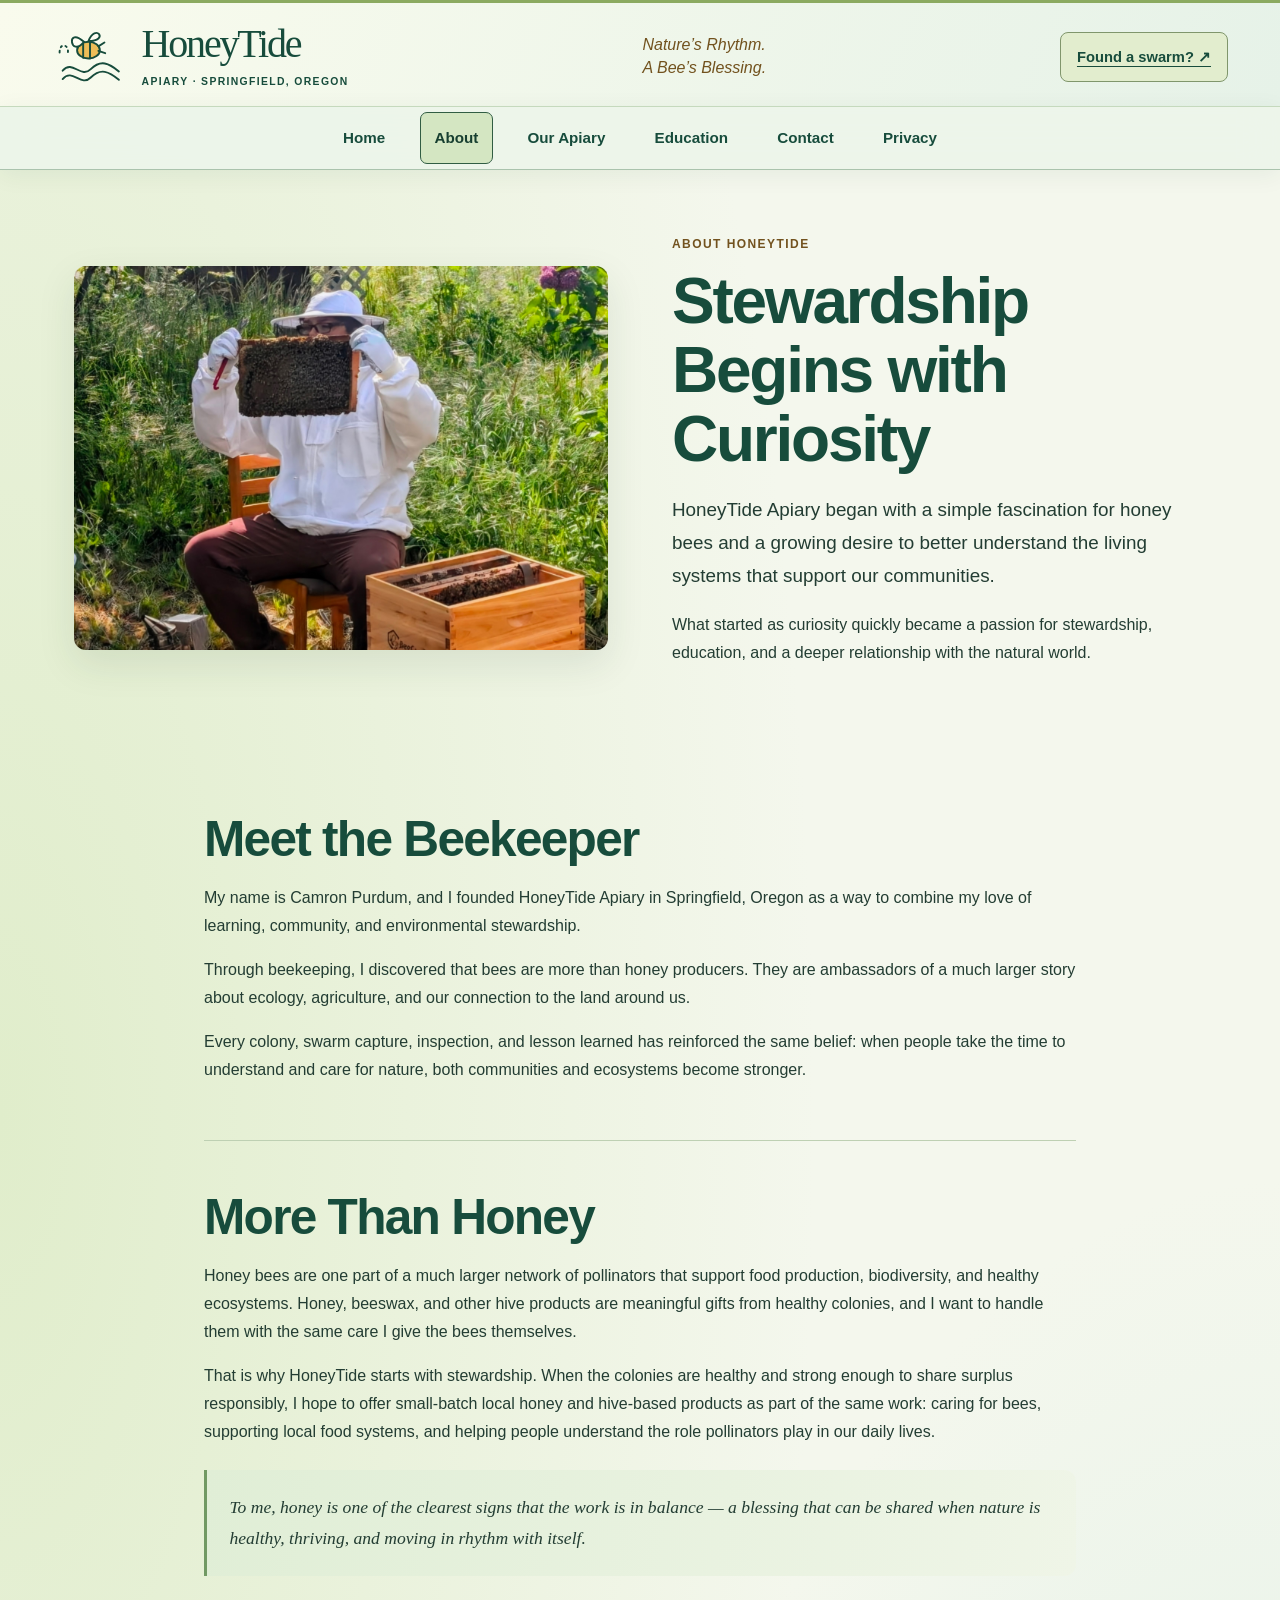
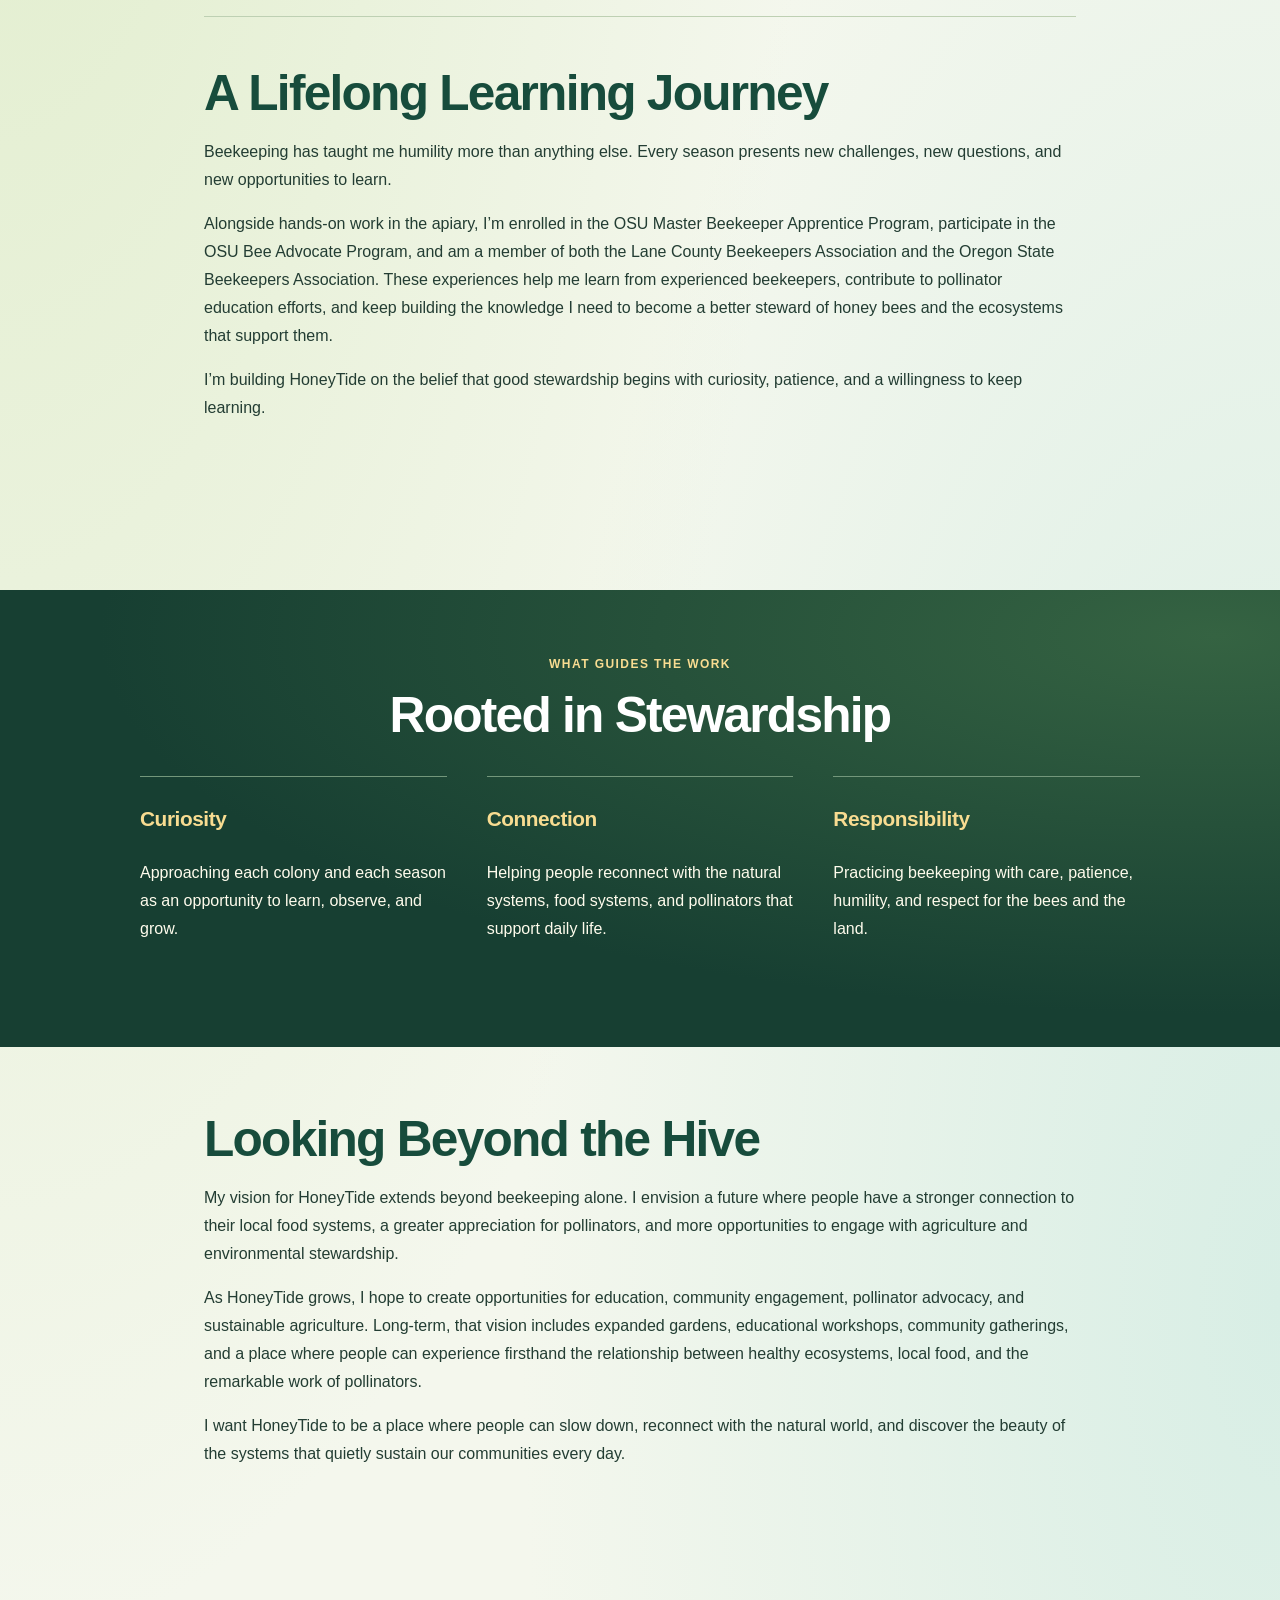
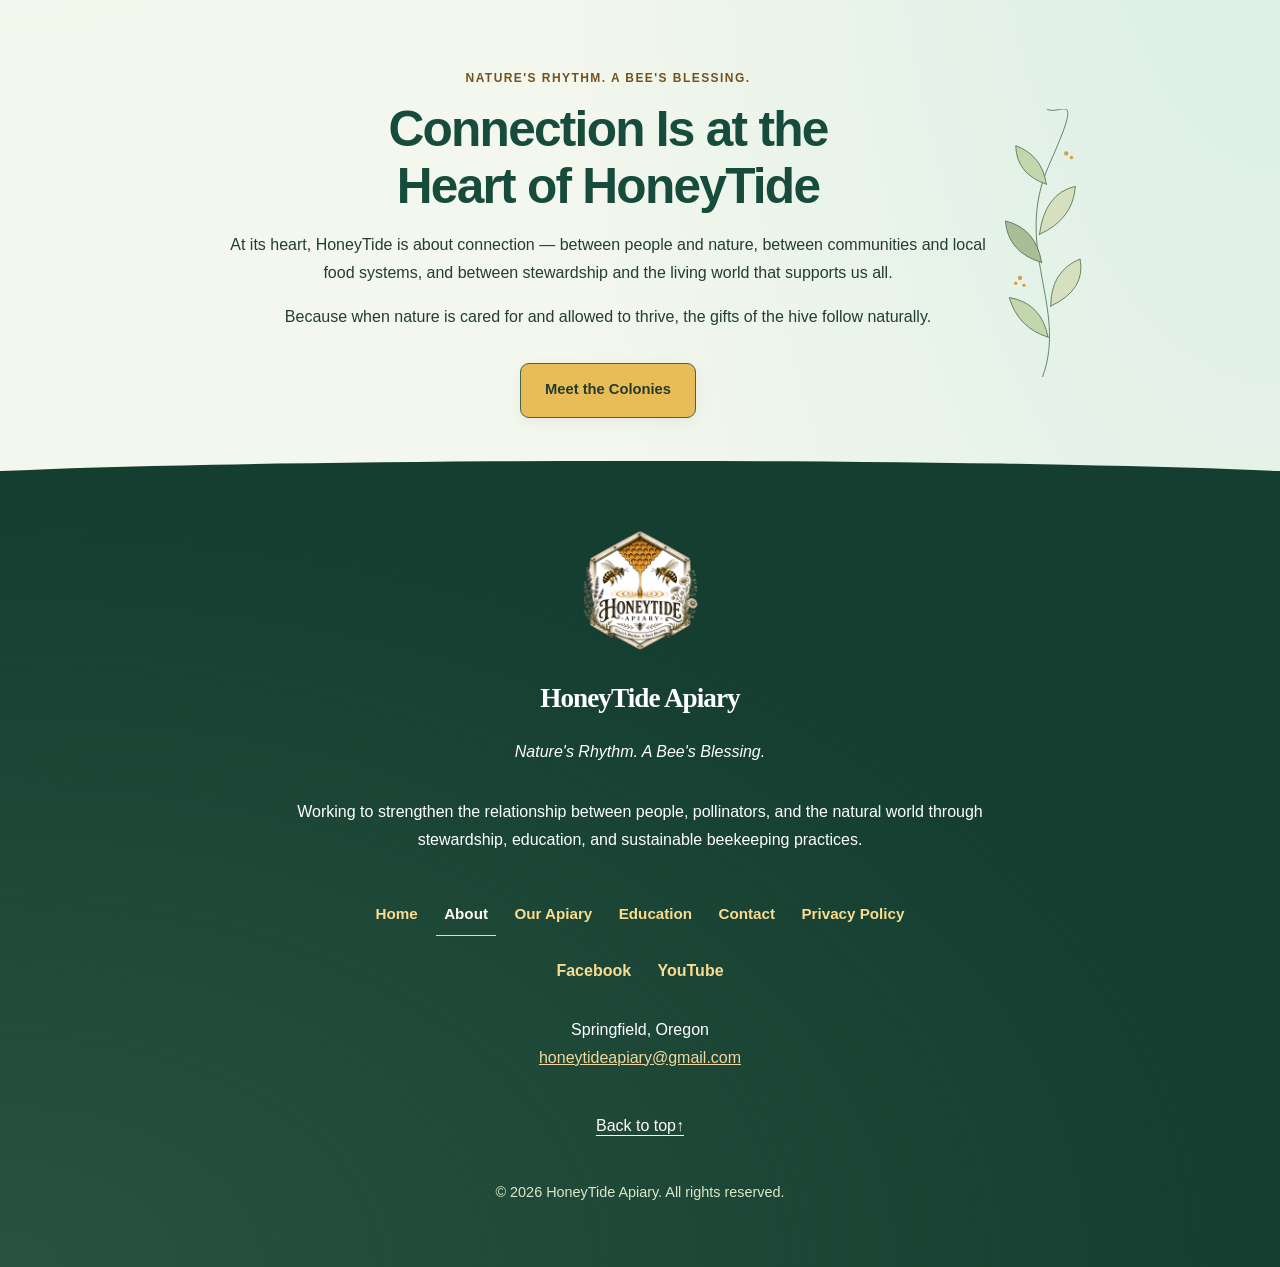
<file: about.html>
<!DOCTYPE html>
<html lang="en">
<head>

  <!-- Google tag (gtag.js) -->
<script async src="https://www.googletagmanager.com/gtag/js?id=G-ZPHPZNFDNW"></script>
<script>
  window.dataLayer = window.dataLayer || [];
  function gtag(){dataLayer.push(arguments);}
  gtag('js', new Date());

  gtag('config', 'G-ZPHPZNFDNW');
</script>

  <link rel="icon" type="image/png" href="images/favicon.png">
  <link rel="apple-touch-icon" href="images/favicon.png">
  
  <meta charset="UTF-8">
  <meta name="viewport" content="width=device-width, initial-scale=1.0">
  <title>About | HoneyTide Apiary</title>
  <meta name="description" content="Meet Camron Purdum, founder of HoneyTide Apiary, and learn about the stewardship, education, and pollinator values guiding this Springfield/Eugene apiary.">
  <link rel="canonical" href="https://honeytideapiary.com/about.html">

  <meta property="og:title" content="About HoneyTide Apiary">
  <meta property="og:description" content="Meet Camron Purdum, founder of HoneyTide Apiary, and learn about the stewardship, education, and pollinator values guiding this Springfield/Eugene apiary.">
  <meta property="og:image" content="https://honeytideapiary.com/images/camron-inspection.jpg">
  <meta property="og:image:alt" content="Camron inspecting a honey bee frame at HoneyTide Apiary">
  <meta property="og:url" content="https://honeytideapiary.com/about.html">
  <meta property="og:type" content="website">
  <meta property="og:site_name" content="HoneyTide Apiary">

  <meta name="twitter:card" content="summary_large_image">
  <meta name="twitter:title" content="About HoneyTide Apiary">
  <meta name="twitter:description" content="Meet Camron Purdum, founder of HoneyTide Apiary, and learn about the stewardship, education, and pollinator values guiding this Springfield/Eugene apiary.">
  <meta name="twitter:image" content="https://honeytideapiary.com/images/camron-inspection.jpg">
  <meta name="twitter:image:alt" content="Camron inspecting a honey bee frame at HoneyTide Apiary">

 <link rel="stylesheet" href="css/style.css">
 <link rel="stylesheet" href="css/about.css">
  <link rel="stylesheet" href="css/woodland.css">
  <link rel="stylesheet" href="css/modern-nature.css">
</head>

<body>

<a class="skip-link" href="#main-content">Skip to main content</a>
<header class="site-header" id="page-top">
  <div class="masthead">
    <a class="site-brand" href="index.html" aria-label="HoneyTide Apiary home"><svg class="signature-mark" viewBox="0 0 100 86" aria-hidden="true" focusable="false"><g fill="none" stroke="currentColor" stroke-width="2.5" stroke-linecap="round"><path d="M14 61C27 46 38 72 51 59S75 51 88 62M14 72C27 57 38 83 51 70S75 62 88 73"/><ellipse cx="48" cy="34" rx="15" ry="11" fill="#edbd58"/><path d="M41 24v20M50 24v21M61 29l8-5M61 35l9 3"/><path d="M42 23C18 2 24 45 42 23ZM48 22C57-2 76 22 48 22Z" fill="#fffdf3"/><path d="M10 37C10 22 25 27 20 41" stroke-dasharray="2 5"/></g></svg><span class="wordmark">HoneyTide<span class="brand-detail">APIARY · SPRINGFIELD, OREGON</span></span></a>
    <span class="brand-promise">Nature’s Rhythm.<br>A Bee’s Blessing.</span>
    <a class="swarm-link" href="contact.html#swarm-help">Found a swarm? <span aria-hidden="true">↗</span></a>
  </div>
</header>
  <nav class="primary-nav" aria-label="Primary navigation"><a href="index.html">Home</a>
<a href="about.html" aria-current="page">About</a>
<a href="apiary.html">Our Apiary</a>
<a href="education.html">Education</a>
<a href="contact.html">Contact</a>
<a href="privacy-policy.html">Privacy</a>
</nav>

<main id="main-content" tabindex="-1">
<header class="about-hero">
  <div>
    <img src="images/camron-inspection.jpg" alt="Camron inspecting a honey bee frame at HoneyTide Apiary" width="2812" height="2023" loading="eager" decoding="async">
  </div>

  <div>
    <div class="eyebrow">About HoneyTide</div>
    <h1>Stewardship Begins with Curiosity</h1>

    <p class="lead">
      HoneyTide Apiary began with a simple fascination for honey bees and a
      growing desire to better understand the living systems that support our
      communities.
    </p>

    <p>
      What started as curiosity quickly became a passion for stewardship,
      education, and a deeper relationship with the natural world.
    </p>
  </div>
</header>
<section class="content-section" id="my-story">

  <div class="content-card">
    <h2>Meet the Beekeeper</h2>

    <p>
      My name is Camron Purdum, and I founded HoneyTide Apiary in Springfield,
      Oregon as a way to combine my love of learning, community, and
      environmental stewardship.
    </p>

    <p>
      Through beekeeping, I discovered that bees are more than honey producers.
      They are ambassadors of a much larger story about ecology, agriculture,
      and our connection to the land around us.
    </p>

    <p>
      Every colony, swarm capture, inspection, and lesson learned has reinforced
      the same belief: when people take the time to understand and care for
      nature, both communities and ecosystems become stronger.
    </p>
  </div>

  <div class="content-card">
    <h2>More Than Honey</h2>

    <p>
      Honey bees are one part of a much larger network of pollinators that
      support food production, biodiversity, and healthy ecosystems. Honey,
      beeswax, and other hive products are meaningful gifts from healthy colonies,
      and I want to handle them with the same care I give the bees themselves.
    </p>

    <p>
      That is why HoneyTide starts with stewardship. When the colonies are healthy
      and strong enough to share surplus responsibly, I hope to offer small-batch
      local honey and hive-based products as part of the same work: caring for
      bees, supporting local food systems, and helping people understand the role
      pollinators play in our daily lives.
    </p>

    <div class="quote-box">
      To me, honey is one of the clearest signs that the work is in balance — a
      blessing that can be shared when nature is healthy, thriving, and moving in
      rhythm with itself.
    </div>
  </div>

  <div class="content-card">
    <h2>A Lifelong Learning Journey</h2>

    <p>
      Beekeeping has taught me humility more than anything else. Every season
      presents new challenges, new questions, and new opportunities to learn.
    </p>

    <p>
      Alongside hands-on work in the apiary, I’m enrolled in the OSU Master
      Beekeeper Apprentice Program, participate in the OSU Bee Advocate Program,
      and am a member of both the Lane County Beekeepers Association and the
      Oregon State Beekeepers Association. These experiences help me learn from
      experienced beekeepers, contribute to pollinator education efforts, and
      keep building the knowledge I need to become a better steward of honey bees
      and the ecosystems that support them.
    </p>

    <p>
      I’m building HoneyTide on the belief that good stewardship begins with
      curiosity, patience, and a willingness to keep learning.
    </p>
  </div>

</section>

<section class="values" id="values">
  <div class="values-inner">
    <div class="eyebrow">What Guides the Work</div>
    <h2>Rooted in Stewardship</h2>

    <div class="value-grid">
      <div class="value-card">
        <h3>Curiosity</h3>
        <p>
          Approaching each colony and each season as an opportunity to learn,
          observe, and grow.
        </p>
      </div>

      <div class="value-card">
        <h3>Connection</h3>
        <p>
          Helping people reconnect with the natural systems, food systems, and
          pollinators that support daily life.
        </p>
      </div>

      <div class="value-card">
        <h3>Responsibility</h3>
        <p>
          Practicing beekeeping with care, patience, humility, and respect for
          the bees and the land.
        </p>
      </div>
    </div>
  </div>
</section>

<section class="content-section" id="looking-ahead">

  <div class="content-card">
    <h2>Looking Beyond the Hive</h2>

    <p>
      My vision for HoneyTide extends beyond beekeeping alone. I envision a
      future where people have a stronger connection to their local food systems,
      a greater appreciation for pollinators, and more opportunities to engage
      with agriculture and environmental stewardship.
    </p>

    <p>
      As HoneyTide grows, I hope to create opportunities for education, community
      engagement, pollinator advocacy, and sustainable agriculture. Long-term,
      that vision includes expanded gardens, educational workshops, community
      gatherings, and a place where people can experience firsthand the
      relationship between healthy ecosystems, local food, and the remarkable
      work of pollinators.
    </p>

    <p>
      I want HoneyTide to be a place where people can slow down, reconnect with
      the natural world, and discover the beauty of the systems that quietly
      sustain our communities every day.
    </p>
  </div>

</section>

<section class="closing">
  <div class="eyebrow">Nature's Rhythm. A Bee's Blessing.</div>
  <h2>Connection Is at the Heart of HoneyTide</h2>

  <p>
    At its heart, HoneyTide is about connection — between people and nature,
    between communities and local food systems, and between stewardship and the
    living world that supports us all.
  </p>

  <p>
    Because when nature is cared for and allowed to thrive, the gifts of the hive
    follow naturally.
  </p>

  <a class="button" href="apiary.html">Meet the Colonies</a>
</section>

</main>

<footer>
  <a href="index.html" aria-label="HoneyTide Apiary home">
    <img src="images/logo.png" alt="HoneyTide Apiary logo" width="1000" height="1000" loading="lazy" decoding="async">
  </a>

  <h2 class="footer-title">HoneyTide Apiary</h2>

  <p><em>Nature's Rhythm. A Bee's Blessing.</em></p>

  <p class="footer-mission">
    Working to strengthen the relationship between people,
    pollinators, and the natural world through stewardship,
    education, and sustainable beekeeping practices.
  </p>

  <nav class="footer-links" aria-label="Footer navigation">
    <a href="index.html">Home</a>
    <a href="about.html" aria-current="page">About</a>
    <a href="apiary.html">Our Apiary</a>
    <a href="education.html">Education</a>
    <a href="contact.html">Contact</a>
    <a href="privacy-policy.html">Privacy Policy</a>
  </nav>

  <div class="footer-social" role="group" aria-label="Social links">
    <a href="https://www.facebook.com/HoneyTideApiary" target="_blank" rel="noopener noreferrer">Facebook</a>
    <a href="https://www.youtube.com/@HoneyTideApiary" target="_blank" rel="noopener noreferrer">YouTube</a>
  </div>

  <p>
    Springfield, Oregon<br>
    <a href="mailto:honeytideapiary@gmail.com">honeytideapiary@gmail.com</a>
  </p>

  <a class="back-to-top" href="#page-top">Back to top <span aria-hidden="true">↑</span></a>
  <p id="copyright"></p>
</footer>

<script>
document.getElementById("copyright").innerHTML =
  "&copy; " + new Date().getFullYear() +
  " HoneyTide Apiary. All rights reserved.";
</script>

<script src="js/honeytide.js" defer></script>
</body>
</html>
</file>
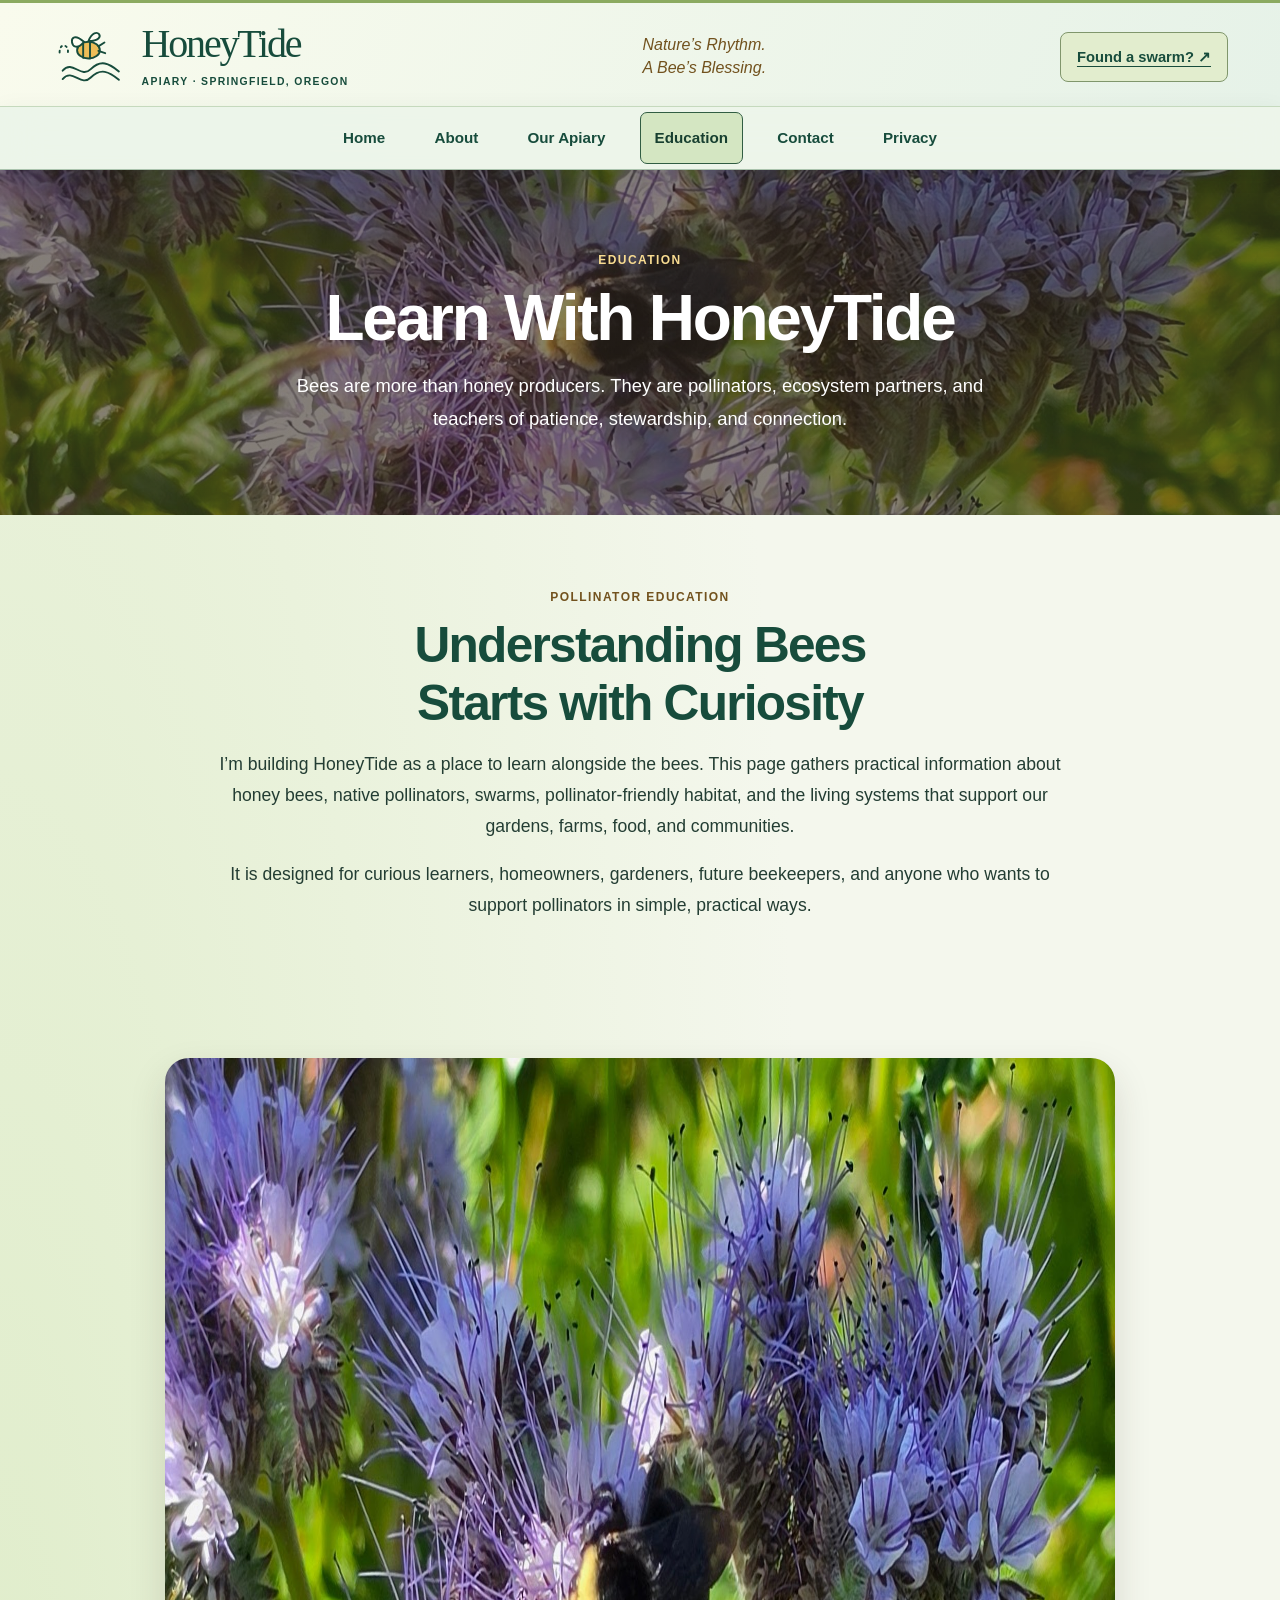
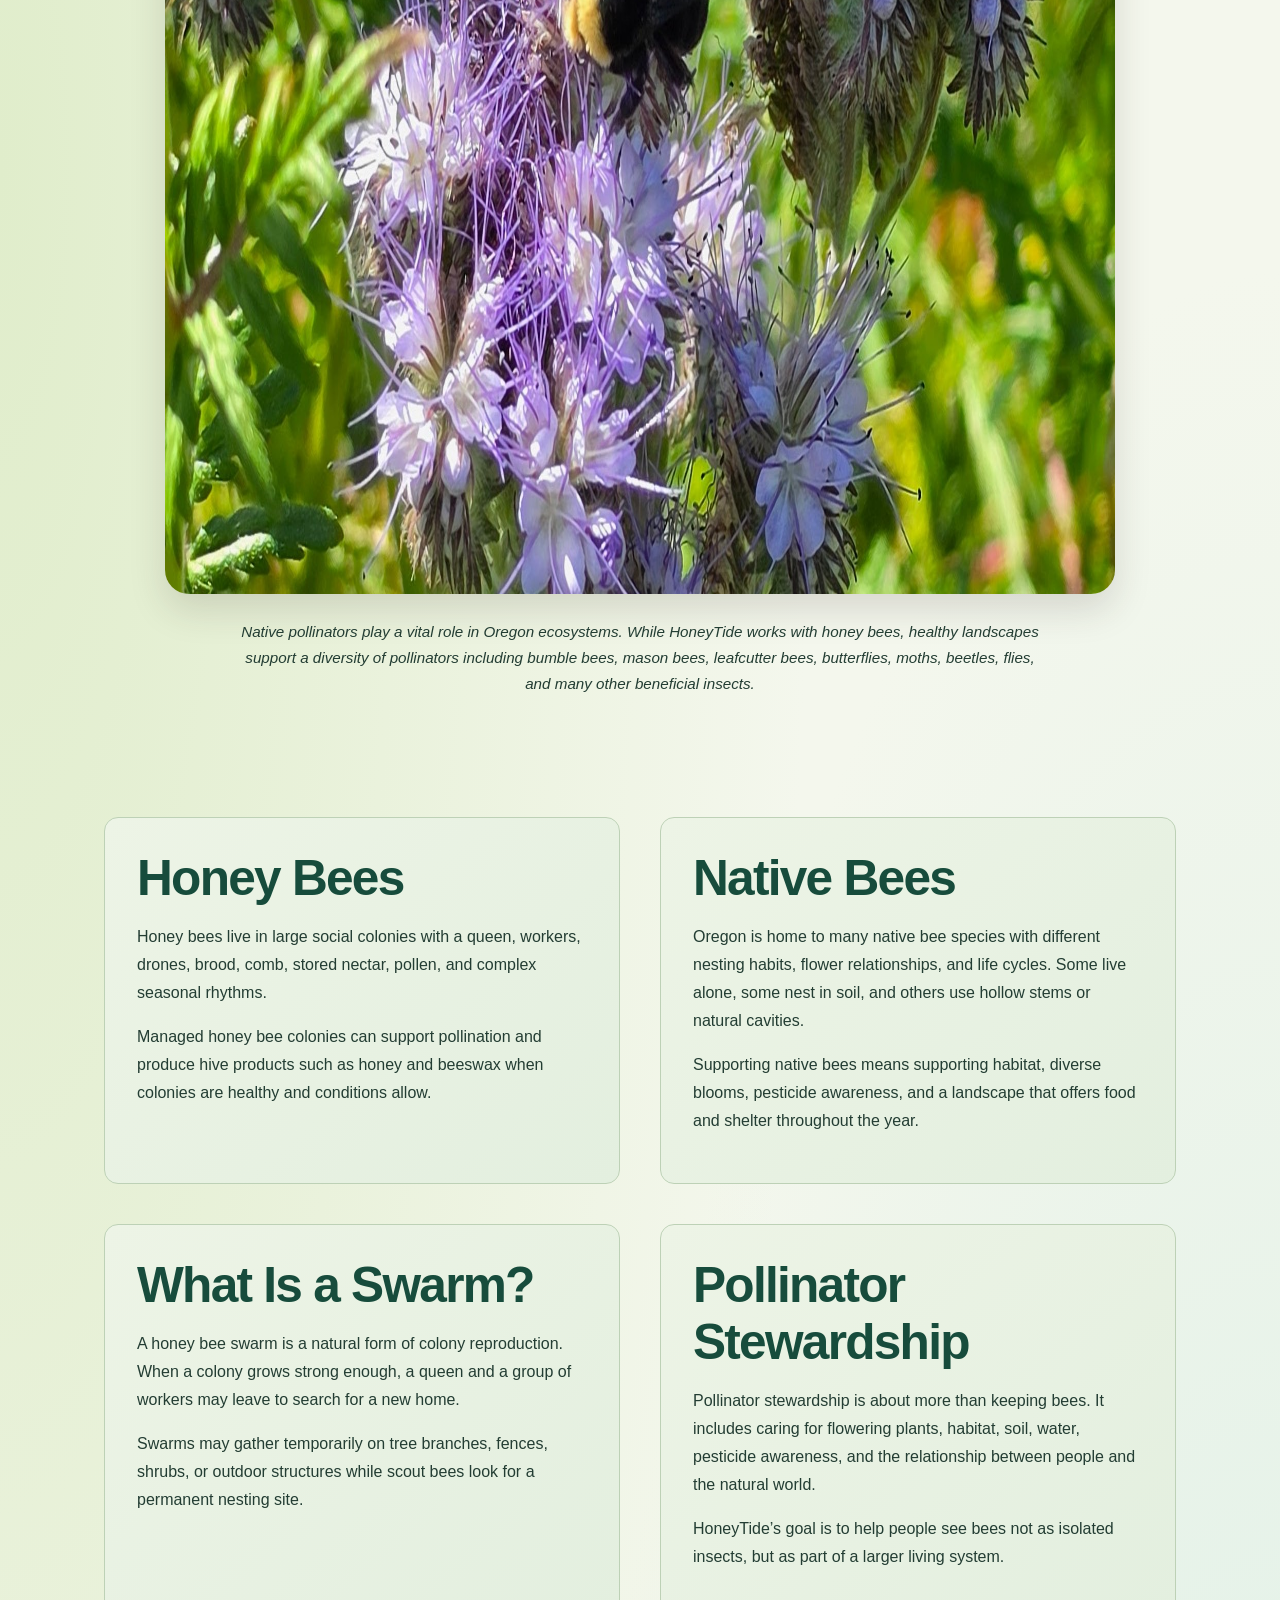
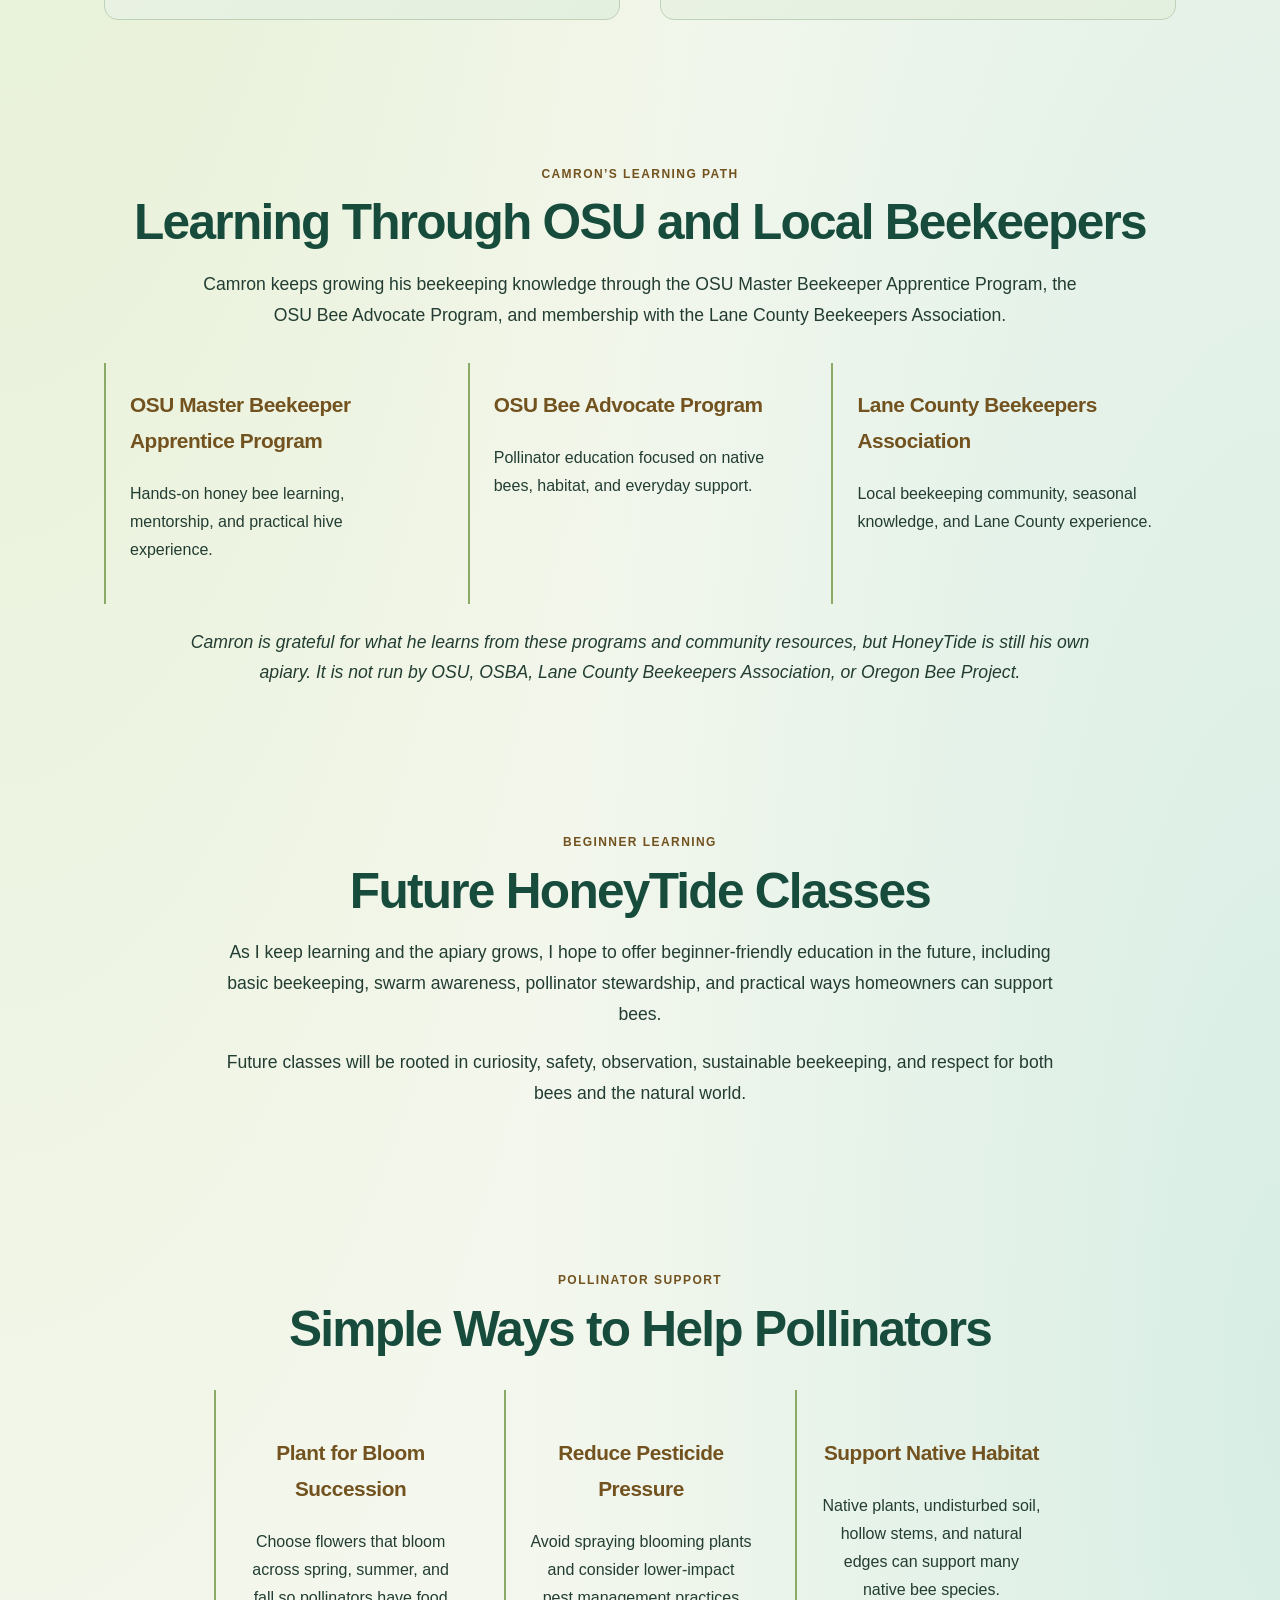
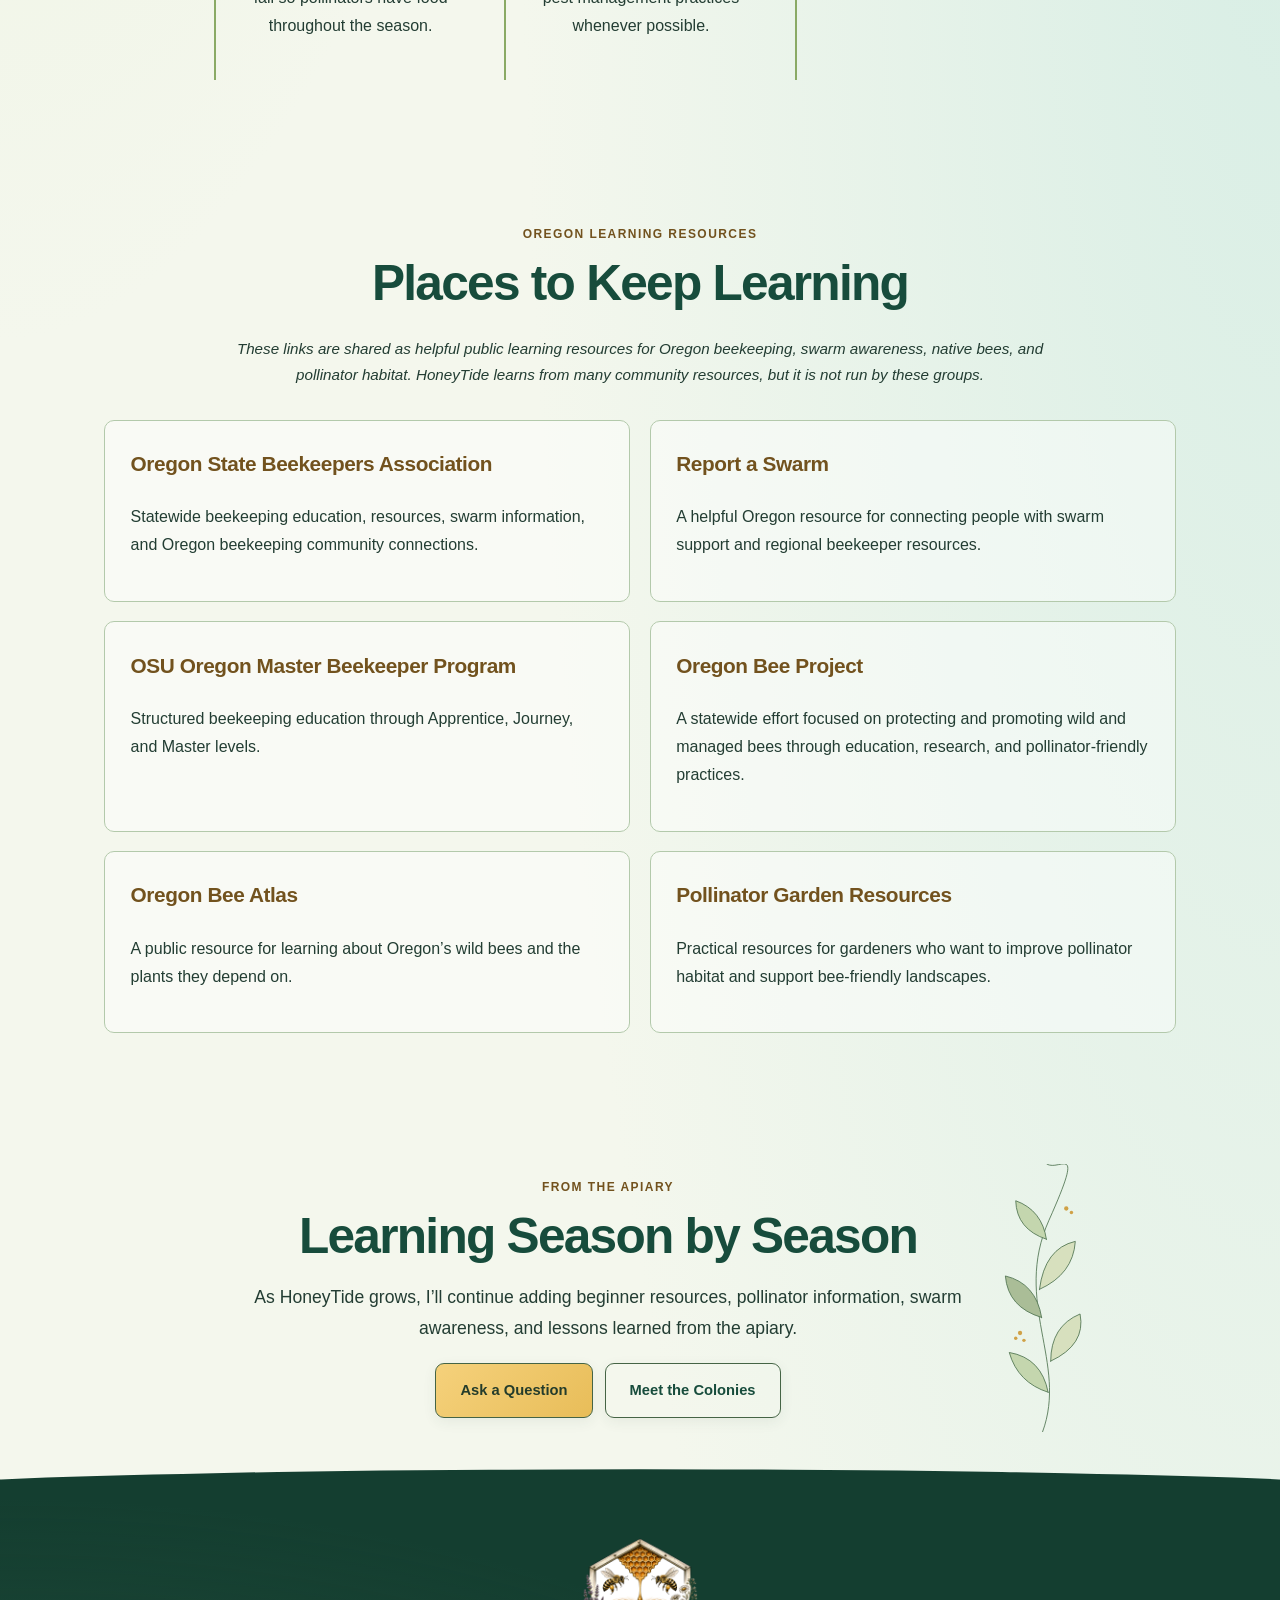
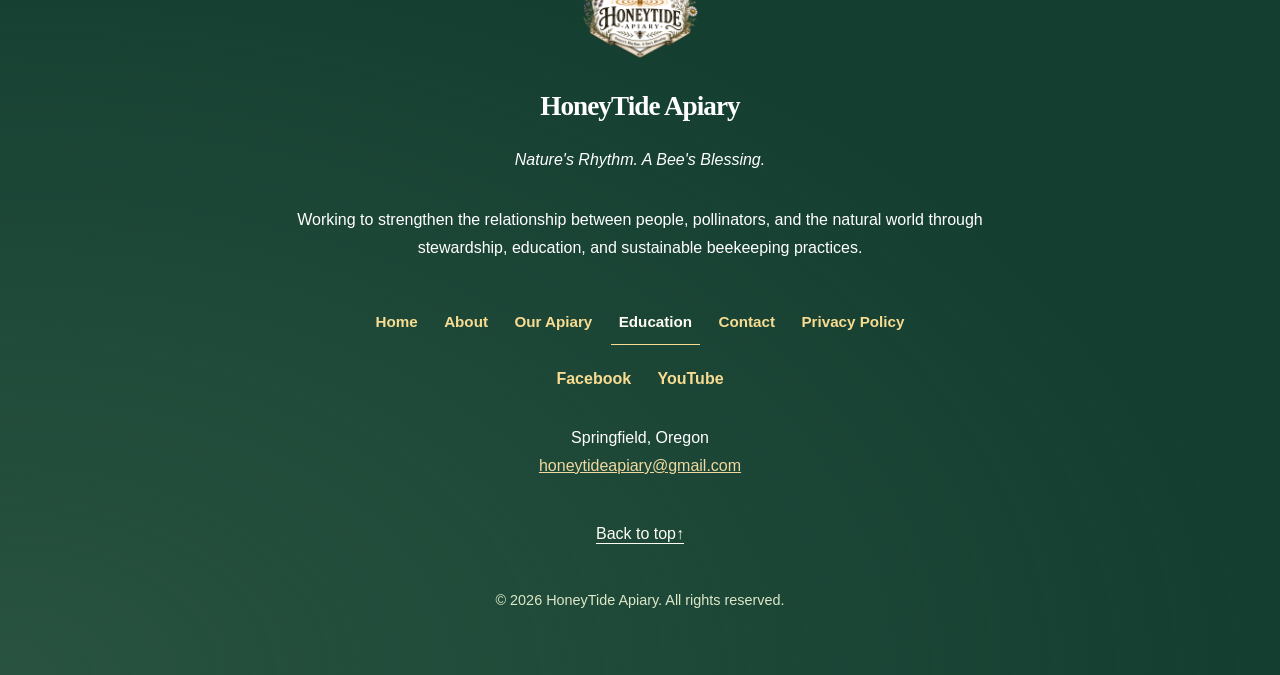
<file: education.html>
<!DOCTYPE html>
<html lang="en">
<head>

  <!-- Google tag (gtag.js) -->
<script async src="https://www.googletagmanager.com/gtag/js?id=G-ZPHPZNFDNW"></script>
<script>
  window.dataLayer = window.dataLayer || [];
  function gtag(){dataLayer.push(arguments);}
  gtag('js', new Date());

  gtag('config', 'G-ZPHPZNFDNW');
</script>

  <link rel="icon" type="image/png" href="images/favicon.png">
  <link rel="apple-touch-icon" href="images/favicon.png">
  
  <meta charset="UTF-8">
  <meta name="viewport" content="width=device-width, initial-scale=1.0">
  <title>Education | HoneyTide Apiary</title>
  <meta name="description" content="Explore HoneyTide Apiary education resources for beginner beekeeping, swarm awareness, native pollinators, and Oregon pollinator-friendly practices.">
  <link rel="canonical" href="https://honeytideapiary.com/education.html">

  <meta property="og:title" content="Education | HoneyTide Apiary">
  <meta property="og:description" content="Explore HoneyTide Apiary education resources for beginner beekeeping, swarm awareness, native pollinators, and Oregon pollinator-friendly practices.">
  <meta property="og:image" content="https://honeytideapiary.com/images/bumble1.jpg">
  <meta property="og:image:alt" content="Native bumblebee collecting pollen from purple flowers">
  <meta property="og:url" content="https://honeytideapiary.com/education.html">
  <meta property="og:type" content="website">
  <meta property="og:site_name" content="HoneyTide Apiary">

  <meta name="twitter:card" content="summary_large_image">
  <meta name="twitter:title" content="Education | HoneyTide Apiary">
  <meta name="twitter:description" content="Explore HoneyTide Apiary education resources for beginner beekeeping, swarm awareness, native pollinators, and Oregon pollinator-friendly practices.">
  <meta name="twitter:image" content="https://honeytideapiary.com/images/bumble1.jpg">
  <meta name="twitter:image:alt" content="Native bumblebee collecting pollen from purple flowers">

  <link rel="stylesheet" href="css/style.css">
  <link rel="stylesheet" href="css/education.css">
  <link rel="stylesheet" href="css/woodland.css">
  <link rel="stylesheet" href="css/modern-nature.css">
</head>

<body>

<a class="skip-link" href="#main-content">Skip to main content</a>
<header class="site-header" id="page-top">
  <div class="masthead">
    <a class="site-brand" href="index.html" aria-label="HoneyTide Apiary home"><svg class="signature-mark" viewBox="0 0 100 86" aria-hidden="true" focusable="false"><g fill="none" stroke="currentColor" stroke-width="2.5" stroke-linecap="round"><path d="M14 61C27 46 38 72 51 59S75 51 88 62M14 72C27 57 38 83 51 70S75 62 88 73"/><ellipse cx="48" cy="34" rx="15" ry="11" fill="#edbd58"/><path d="M41 24v20M50 24v21M61 29l8-5M61 35l9 3"/><path d="M42 23C18 2 24 45 42 23ZM48 22C57-2 76 22 48 22Z" fill="#fffdf3"/><path d="M10 37C10 22 25 27 20 41" stroke-dasharray="2 5"/></g></svg><span class="wordmark">HoneyTide<span class="brand-detail">APIARY · SPRINGFIELD, OREGON</span></span></a>
    <span class="brand-promise">Nature’s Rhythm.<br>A Bee’s Blessing.</span>
    <a class="swarm-link" href="contact.html#swarm-help">Found a swarm? <span aria-hidden="true">↗</span></a>
  </div>
</header>
  <nav class="primary-nav" aria-label="Primary navigation"><a href="index.html">Home</a>
<a href="about.html">About</a>
<a href="apiary.html">Our Apiary</a>
<a href="education.html" aria-current="page">Education</a>
<a href="contact.html">Contact</a>
<a href="privacy-policy.html">Privacy</a>
</nav>

<main id="main-content" tabindex="-1">
<header class="education-hero">
  <div class="eyebrow">Education</div>
  <h1>Learn With HoneyTide</h1>
  <p>
    Bees are more than honey producers. They are pollinators, ecosystem partners,
    and teachers of patience, stewardship, and connection.
  </p>
</header>
<section class="education-intro">
  <div class="section-kicker">Pollinator Education</div>
  <h2>Understanding Bees Starts with Curiosity</h2>

  <p>
    I’m building HoneyTide as a place to learn alongside the bees. This page
    gathers practical information about honey bees, native pollinators, swarms,
    pollinator-friendly habitat, and the living systems that support our gardens,
    farms, food, and communities.
  </p>

  <p>
    It is designed for curious learners, homeowners, gardeners, future beekeepers,
    and anyone who wants to support pollinators in simple, practical ways.
  </p>
</section>

<section class="wide-image">
  <img src="images/bumble1.jpg" alt="Native bumblebee collecting pollen from purple flowers" width="1848" height="1136" loading="lazy" decoding="async">

  <p class="image-caption">
    Native pollinators play a vital role in Oregon ecosystems. While HoneyTide
    works with honey bees, healthy landscapes support a diversity of pollinators
    including bumble bees, mason bees, leafcutter bees, butterflies, moths,
    beetles, flies, and many other beneficial insects.
  </p>
</section>

<section class="education-grid" id="bee-basics">

  <article class="education-card">
    <h2>Honey Bees</h2>
    <p>
      Honey bees live in large social colonies with a queen, workers, drones,
      brood, comb, stored nectar, pollen, and complex seasonal rhythms.
    </p>
    <p>
      Managed honey bee colonies can support pollination and produce hive
      products such as honey and beeswax when colonies are healthy and conditions
      allow.
    </p>
  </article>

  <article class="education-card">
    <h2>Native Bees</h2>
    <p>
      Oregon is home to many native bee species with different nesting habits,
      flower relationships, and life cycles. Some live alone, some nest in soil,
      and others use hollow stems or natural cavities.
    </p>
    <p>
      Supporting native bees means supporting habitat, diverse blooms, pesticide
      awareness, and a landscape that offers food and shelter throughout the year.
    </p>
  </article>

  <article class="education-card">
    <h2>What Is a Swarm?</h2>
    <p>
      A honey bee swarm is a natural form of colony reproduction. When a colony
      grows strong enough, a queen and a group of workers may leave to search for
      a new home.
    </p>
    <p>
      Swarms may gather temporarily on tree branches, fences, shrubs, or outdoor
      structures while scout bees look for a permanent nesting site.
    </p>
  </article>

  <article class="education-card">
    <h2>Pollinator Stewardship</h2>
    <p>
      Pollinator stewardship is about more than keeping bees. It includes caring
      for flowering plants, habitat, soil, water, pesticide awareness, and the
      relationship between people and the natural world.
    </p>
    <p>
      HoneyTide’s goal is to help people see bees not as isolated insects, but as
      part of a larger living system.
    </p>
  </article>

</section>

<section class="learning-path-section">
  <div class="section-kicker">Camron’s Learning Path</div>
  <h2>Learning Through OSU and Local Beekeepers</h2>

  <p>
    Camron keeps growing his beekeeping knowledge through the OSU Master
    Beekeeper Apprentice Program, the OSU Bee Advocate Program, and membership
    with the Lane County Beekeepers Association.
  </p>

  <div class="learning-path-grid">
    <article class="learning-path-card">
      <h3>OSU Master Beekeeper Apprentice Program</h3>
      <p>Hands-on honey bee learning, mentorship, and practical hive experience.</p>
    </article>

    <article class="learning-path-card">
      <h3>OSU Bee Advocate Program</h3>
      <p>Pollinator education focused on native bees, habitat, and everyday support.</p>
    </article>

    <article class="learning-path-card">
      <h3>Lane County Beekeepers Association</h3>
      <p>Local beekeeping community, seasonal knowledge, and Lane County experience.</p>
    </article>
  </div>

  <p class="affiliation-note">
    Camron is grateful for what he learns from these programs and community
    resources, but HoneyTide is still his own apiary. It is not run by OSU, OSBA,
    Lane County Beekeepers Association, or Oregon Bee Project.
  </p>
</section>

<section class="learning-section">
  <div class="section-kicker">Beginner Learning</div>
  <h2>Future HoneyTide Classes</h2>

  <p>
    As I keep learning and the apiary grows, I hope to offer beginner-friendly
    education in the future, including basic beekeeping, swarm awareness,
    pollinator stewardship, and practical ways homeowners can support bees.
  </p>

  <p>
    Future classes will be rooted in curiosity, safety, observation, sustainable
    beekeeping, and respect for both bees and the natural world.
  </p>
</section>

<section class="plant-section" id="pollinator-garden">
  <div class="section-kicker">Pollinator Support</div>
  <h2>Simple Ways to Help Pollinators</h2>

  <div class="plant-grid">
    <div class="plant-card">
      <h3>Plant for Bloom Succession</h3>
      <p>
        Choose flowers that bloom across spring, summer, and fall so pollinators
        have food throughout the season.
      </p>
    </div>

    <div class="plant-card">
      <h3>Reduce Pesticide Pressure</h3>
      <p>
        Avoid spraying blooming plants and consider lower-impact pest management
        practices whenever possible.
      </p>
    </div>

    <div class="plant-card">
      <h3>Support Native Habitat</h3>
      <p>
        Native plants, undisturbed soil, hollow stems, and natural edges can
        support many native bee species.
      </p>
    </div>
  </div>
</section>

<section class="resource-section" id="oregon-resources">
  <div class="section-kicker">Oregon Learning Resources</div>
  <h2>Places to Keep Learning</h2>

  <p class="resource-note">
    These links are shared as helpful public learning resources for Oregon
    beekeeping, swarm awareness, native bees, and pollinator habitat. HoneyTide
    learns from many community resources, but it is not run by these groups.
  </p>

  <div class="resource-list">

    <a href="https://www.orsba.org/" target="_blank" rel="noopener noreferrer" class="resource-card">
      <h3>Oregon State Beekeepers Association</h3>
      <p>
        Statewide beekeeping education, resources, swarm information, and Oregon
        beekeeping community connections.
      </p>
    </a>

    <a href="https://www.orsba.org/report-a-swarm" target="_blank" rel="noopener noreferrer" class="resource-card">
      <h3>Report a Swarm</h3>
      <p>
        A helpful Oregon resource for connecting people with swarm support and
        regional beekeeper resources.
      </p>
    </a>

    <a href="https://extension.oregonstate.edu/mb" target="_blank" rel="noopener noreferrer" class="resource-card">
      <h3>OSU Oregon Master Beekeeper Program</h3>
      <p>
        Structured beekeeping education through Apprentice, Journey, and Master
        levels.
      </p>
    </a>

    <a href="https://www.oregonbeeproject.org/" target="_blank" rel="noopener noreferrer" class="resource-card">
      <h3>Oregon Bee Project</h3>
      <p>
        A statewide effort focused on protecting and promoting wild and managed
        bees through education, research, and pollinator-friendly practices.
      </p>
    </a>

    <a href="https://extension.oregonstate.edu/bee-atlas" target="_blank" rel="noopener noreferrer" class="resource-card">
      <h3>Oregon Bee Atlas</h3>
      <p>
        A public resource for learning about Oregon’s wild bees and the plants
        they depend on.
      </p>
    </a>

    <a href="https://www.oregonbeeproject.org/garden" target="_blank" rel="noopener noreferrer" class="resource-card">
      <h3>Pollinator Garden Resources</h3>
      <p>
        Practical resources for gardeners who want to improve pollinator habitat
        and support bee-friendly landscapes.
      </p>
    </a>

  </div>
</section>

<section class="education-close">
  <div class="section-kicker">From the Apiary</div>
  <h2>Learning Season by Season</h2>

  <p>
    As HoneyTide grows, I’ll continue adding beginner resources, pollinator
    information, swarm awareness, and lessons learned from the apiary.
  </p>

  <div class="button-row">
    <a class="button button-primary" href="contact.html">Ask a Question</a>
    <a class="button button-secondary" href="apiary.html">Meet the Colonies</a>
  </div>
</section>

</main>

<footer>
  <a href="index.html" aria-label="HoneyTide Apiary home">
    <img src="images/logo.png" alt="HoneyTide Apiary logo" width="1000" height="1000" loading="lazy" decoding="async">
  </a>

  <h2 class="footer-title">HoneyTide Apiary</h2>

  <p><em>Nature's Rhythm. A Bee's Blessing.</em></p>

  <p class="footer-mission">
    Working to strengthen the relationship between people,
    pollinators, and the natural world through stewardship,
    education, and sustainable beekeeping practices.
  </p>

  <nav class="footer-links" aria-label="Footer navigation">
    <a href="index.html">Home</a>
    <a href="about.html">About</a>
    <a href="apiary.html">Our Apiary</a>
    <a href="education.html" aria-current="page">Education</a>
    <a href="contact.html">Contact</a>
    <a href="privacy-policy.html">Privacy Policy</a>
  </nav>

  <div class="footer-social" role="group" aria-label="Social links">
    <a href="https://www.facebook.com/HoneyTideApiary" target="_blank" rel="noopener noreferrer">Facebook</a>
    <a href="https://www.youtube.com/@HoneyTideApiary" target="_blank" rel="noopener noreferrer">YouTube</a>
  </div>

  <p>
    Springfield, Oregon<br>
    <a href="mailto:honeytideapiary@gmail.com">honeytideapiary@gmail.com</a>
  </p>

  <a class="back-to-top" href="#page-top">Back to top <span aria-hidden="true">↑</span></a>
  <p id="copyright"></p>
</footer>

<script>
document.getElementById("copyright").innerHTML =
  "&copy; " +
  new Date().getFullYear() +
  " HoneyTide Apiary. All rights reserved.";
</script>

<script src="js/honeytide.js" defer></script>
</body>
</html>
</file>
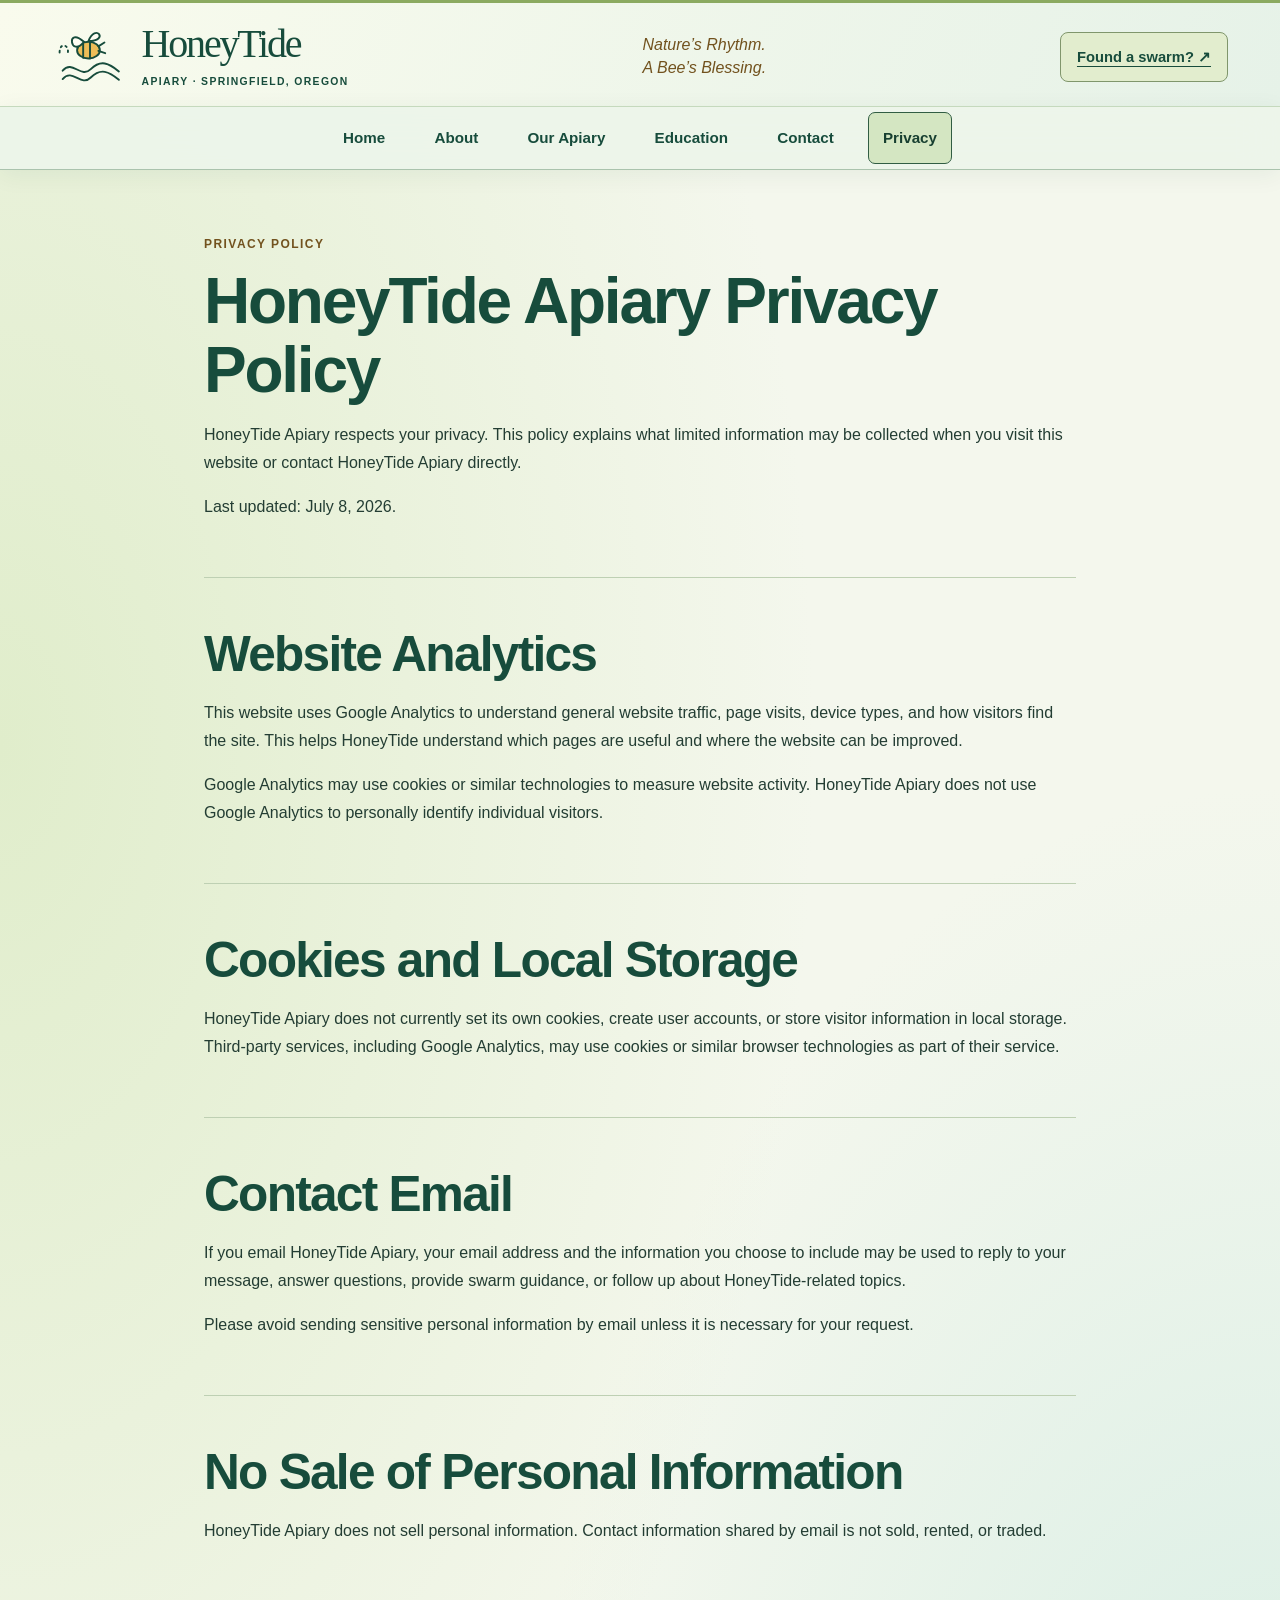
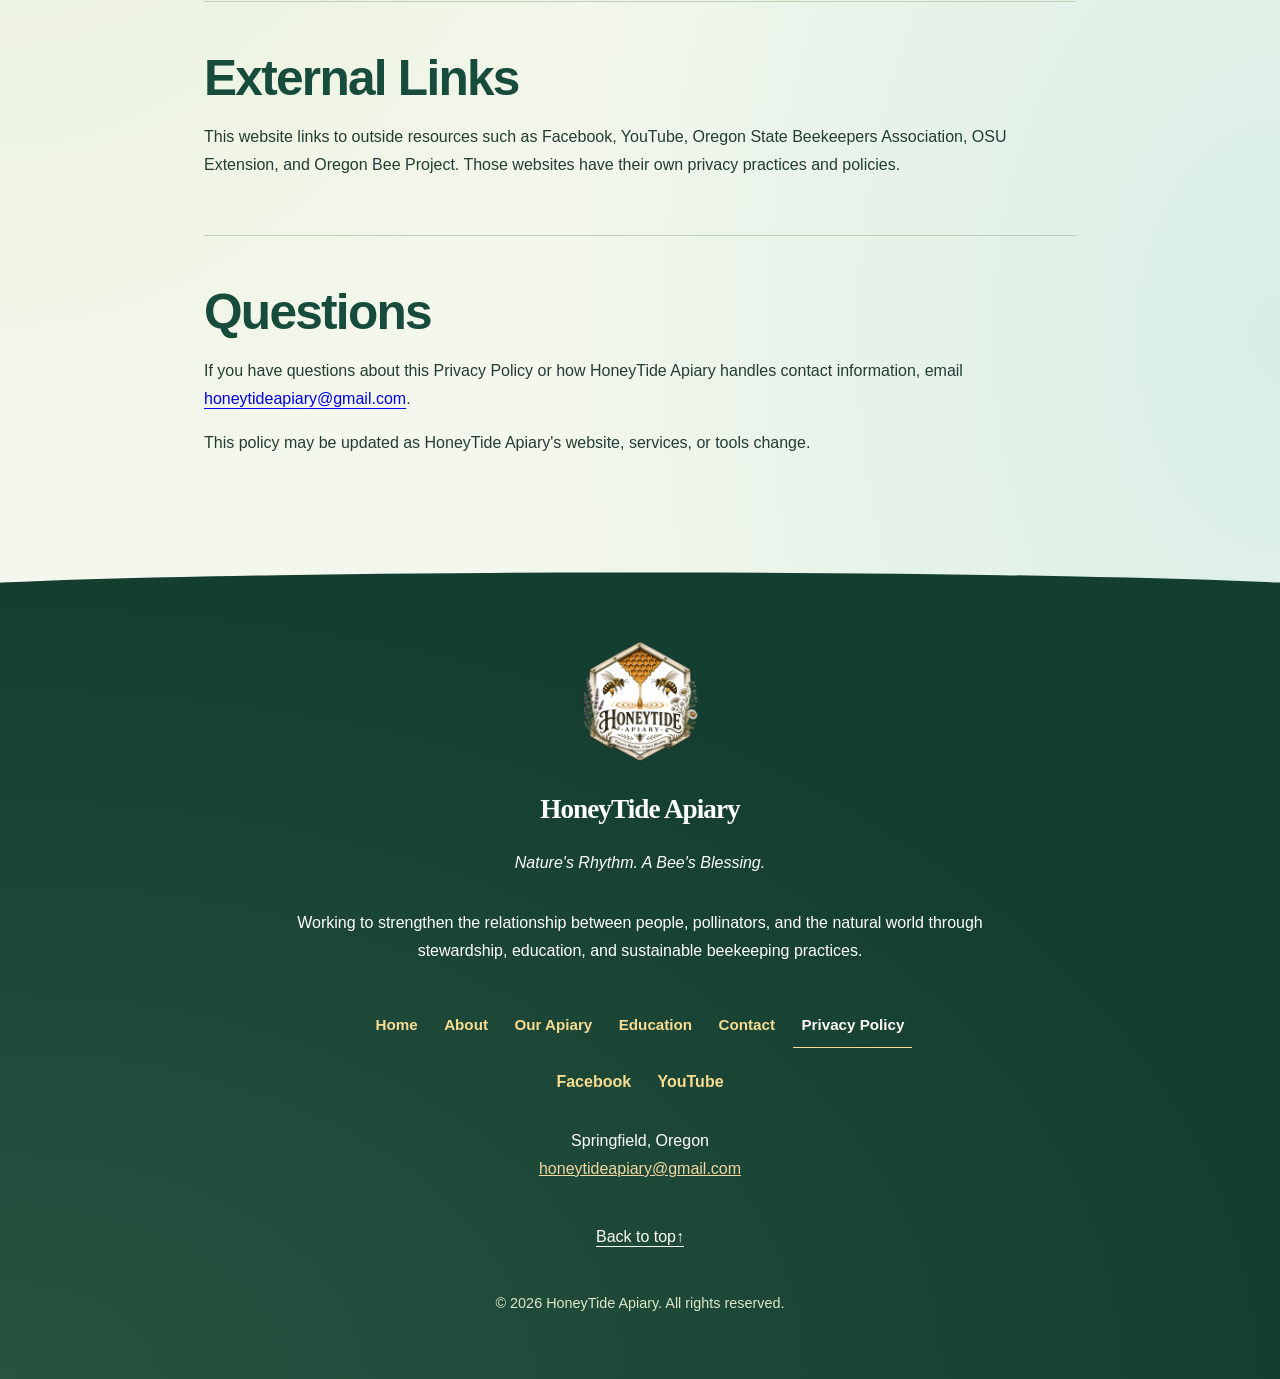
<file: privacy-policy.html>
<!DOCTYPE html>
<html lang="en">
<head>

  <!-- Google tag (gtag.js) -->
<script async src="https://www.googletagmanager.com/gtag/js?id=G-ZPHPZNFDNW"></script>
<script>
  window.dataLayer = window.dataLayer || [];
  function gtag(){dataLayer.push(arguments);}
  gtag('js', new Date());

  gtag('config', 'G-ZPHPZNFDNW');
</script>

  <link rel="icon" type="image/png" href="images/favicon.png">
  <link rel="apple-touch-icon" href="images/favicon.png">

  <meta charset="UTF-8">
  <meta name="viewport" content="width=device-width, initial-scale=1.0">
  <title>Privacy Policy | HoneyTide Apiary</title>
  <meta name="description" content="Read HoneyTide Apiary's privacy policy, including how Google Analytics, contact email, cookies, and personal information are handled.">
  <link rel="canonical" href="https://honeytideapiary.com/privacy-policy.html">

  <meta property="og:title" content="Privacy Policy | HoneyTide Apiary">
  <meta property="og:description" content="Read HoneyTide Apiary's privacy policy, including how Google Analytics, contact email, cookies, and personal information are handled.">
  <meta property="og:image" content="https://honeytideapiary.com/images/logo.png">
  <meta property="og:image:alt" content="HoneyTide Apiary logo">
  <meta property="og:url" content="https://honeytideapiary.com/privacy-policy.html">
  <meta property="og:type" content="website">
  <meta property="og:site_name" content="HoneyTide Apiary">

  <meta name="twitter:card" content="summary_large_image">
  <meta name="twitter:title" content="Privacy Policy | HoneyTide Apiary">
  <meta name="twitter:description" content="Read HoneyTide Apiary's privacy policy, including how Google Analytics, contact email, cookies, and personal information are handled.">
  <meta name="twitter:image" content="https://honeytideapiary.com/images/logo.png">
  <meta name="twitter:image:alt" content="HoneyTide Apiary logo">

  <link rel="stylesheet" href="css/style.css">
  <link rel="stylesheet" href="css/about.css">
  <link rel="stylesheet" href="css/woodland.css">
  <link rel="stylesheet" href="css/modern-nature.css">
</head>

<body>

<a class="skip-link" href="#main-content">Skip to main content</a>
<header class="site-header" id="page-top">
  <div class="masthead">
    <a class="site-brand" href="index.html" aria-label="HoneyTide Apiary home"><svg class="signature-mark" viewBox="0 0 100 86" aria-hidden="true" focusable="false"><g fill="none" stroke="currentColor" stroke-width="2.5" stroke-linecap="round"><path d="M14 61C27 46 38 72 51 59S75 51 88 62M14 72C27 57 38 83 51 70S75 62 88 73"/><ellipse cx="48" cy="34" rx="15" ry="11" fill="#edbd58"/><path d="M41 24v20M50 24v21M61 29l8-5M61 35l9 3"/><path d="M42 23C18 2 24 45 42 23ZM48 22C57-2 76 22 48 22Z" fill="#fffdf3"/><path d="M10 37C10 22 25 27 20 41" stroke-dasharray="2 5"/></g></svg><span class="wordmark">HoneyTide<span class="brand-detail">APIARY · SPRINGFIELD, OREGON</span></span></a>
    <span class="brand-promise">Nature’s Rhythm.<br>A Bee’s Blessing.</span>
    <a class="swarm-link" href="contact.html#swarm-help">Found a swarm? <span aria-hidden="true">↗</span></a>
  </div>
</header>
  <nav class="primary-nav" aria-label="Primary navigation"><a href="index.html">Home</a>
<a href="about.html">About</a>
<a href="apiary.html">Our Apiary</a>
<a href="education.html">Education</a>
<a href="contact.html">Contact</a>
<a href="privacy-policy.html" aria-current="page">Privacy</a>
</nav>

<main id="main-content" tabindex="-1">
<section class="content-section">

  <div class="content-card">
    <div class="eyebrow">Privacy Policy</div>
    <h1>HoneyTide Apiary Privacy Policy</h1>

    <p>
      HoneyTide Apiary respects your privacy. This policy explains what limited
      information may be collected when you visit this website or contact
      HoneyTide Apiary directly.
    </p>

    <p>
      Last updated: July 8, 2026.
    </p>
  </div>

  <div class="content-card">
    <h2>Website Analytics</h2>

    <p>
      This website uses Google Analytics to understand general website traffic,
      page visits, device types, and how visitors find the site. This helps
      HoneyTide understand which pages are useful and where the website can be
      improved.
    </p>

    <p>
      Google Analytics may use cookies or similar technologies to measure website
      activity. HoneyTide Apiary does not use Google Analytics to personally
      identify individual visitors.
    </p>
  </div>

  <div class="content-card">
    <h2>Cookies and Local Storage</h2>

    <p>
      HoneyTide Apiary does not currently set its own cookies, create user
      accounts, or store visitor information in local storage. Third-party
      services, including Google Analytics, may use cookies or similar browser
      technologies as part of their service.
    </p>
  </div>

  <div class="content-card">
    <h2>Contact Email</h2>

    <p>
      If you email HoneyTide Apiary, your email address and the information you
      choose to include may be used to reply to your message, answer questions,
      provide swarm guidance, or follow up about HoneyTide-related topics.
    </p>

    <p>
      Please avoid sending sensitive personal information by email unless it is
      necessary for your request.
    </p>
  </div>

  <div class="content-card">
    <h2>No Sale of Personal Information</h2>

    <p>
      HoneyTide Apiary does not sell personal information. Contact information
      shared by email is not sold, rented, or traded.
    </p>
  </div>

  <div class="content-card">
    <h2>External Links</h2>

    <p>
      This website links to outside resources such as Facebook, YouTube, Oregon
      State Beekeepers Association, OSU Extension, and Oregon Bee Project. Those
      websites have their own privacy practices and policies.
    </p>
  </div>

  <div class="content-card">
    <h2>Questions</h2>

    <p>
      If you have questions about this Privacy Policy or how HoneyTide Apiary
      handles contact information, email
      <a href="mailto:honeytideapiary@gmail.com">honeytideapiary@gmail.com</a>.
    </p>

    <p>
      This policy may be updated as HoneyTide Apiary's website, services, or
      tools change.
    </p>
  </div>

</section>
</main>

<footer>
  <a href="index.html" aria-label="HoneyTide Apiary home">
    <img src="images/logo.png" alt="HoneyTide Apiary logo" width="1000" height="1000" loading="lazy" decoding="async">
  </a>

  <h2 class="footer-title">HoneyTide Apiary</h2>

  <p><em>Nature's Rhythm. A Bee's Blessing.</em></p>

  <p class="footer-mission">
    Working to strengthen the relationship between people,
    pollinators, and the natural world through stewardship,
    education, and sustainable beekeeping practices.
  </p>

  <nav class="footer-links" aria-label="Footer navigation">
    <a href="index.html">Home</a>
    <a href="about.html">About</a>
    <a href="apiary.html">Our Apiary</a>
    <a href="education.html">Education</a>
    <a href="contact.html">Contact</a>
    <a href="privacy-policy.html" aria-current="page">Privacy Policy</a>
  </nav>

  <div class="footer-social" role="group" aria-label="Social links">
    <a href="https://www.facebook.com/HoneyTideApiary" target="_blank" rel="noopener noreferrer">Facebook</a>
    <a href="https://www.youtube.com/@HoneyTideApiary" target="_blank" rel="noopener noreferrer">YouTube</a>
  </div>

  <p>
    Springfield, Oregon<br>
    <a href="mailto:honeytideapiary@gmail.com">honeytideapiary@gmail.com</a>
  </p>

  <a class="back-to-top" href="#page-top">Back to top <span aria-hidden="true">↑</span></a>
  <p id="copyright"></p>
</footer>

<script>
document.getElementById("copyright").innerHTML =
  "&copy; " +
  new Date().getFullYear() +
  " HoneyTide Apiary. All rights reserved.";
</script>

<script src="js/honeytide.js" defer></script>
</body>
</html>
</file>
<file: css/style.css>
:root {
  --honey: #8f5b12;
  --deep-honey: #9f6414;
  --forest: #35583a;
  --earth: #33291f;
  --cream: #fbf7ed;
  --white: #ffffff;
  --soft-gold: #f3dfac;
  --border: #eadcc1;
}

* {
  box-sizing: border-box;
}

body {
  margin: 0;
  font-family: Georgia, "Times New Roman", serif;
  color: var(--earth);
  background: var(--cream);
  line-height: 1.65;
}

/* ===========================
   Navigation
=========================== */

.skip-link {
  position: absolute;
  left: 1rem;
  top: 0.5rem;
  z-index: 1000;
  transform: translateY(-150%);
  background: var(--soft-gold);
  color: var(--earth);
  padding: 0.65rem 1rem;
  border-radius: 999px;
  font-family: Arial, sans-serif;
  font-weight: bold;
  text-decoration: none;
  transition: transform 0.2s ease;
}

.skip-link:focus {
  transform: translateY(0);
}

nav {
  background: var(--earth);
  text-align: center;
  padding: 1rem;
  display: flex;
  justify-content: center;
  gap: 0.5rem 1.4rem;
  flex-wrap: wrap;
}

nav a {
  color: white;
  text-decoration: none;
  font-family: Arial, sans-serif;
  font-weight: bold;
  font-size: 0.95rem;
  padding: 0.25rem 0.45rem;
  border-radius: 999px;
  transition:
    color 0.25s ease,
    background-color 0.25s ease;
}

nav a:hover,
nav a[aria-current="page"] {
  color: var(--soft-gold);
}

nav a[aria-current="page"] {
  background: rgba(243, 223, 172, 0.12);
}

a:focus-visible,
button:focus-visible {
  outline: 3px solid var(--soft-gold);
  outline-offset: 4px;
}

/* ===========================
   Typography
=========================== */

.eyebrow {
  font-family: Arial, sans-serif;
  text-transform: uppercase;
  letter-spacing: 2px;
  color: var(--forest);
  font-weight: 800;
  font-size: 0.8rem;
  margin-bottom: 0.75rem;
}

.section-kicker {
  font-family: Arial, sans-serif;
  text-transform: uppercase;
  letter-spacing: 1.5px;
  font-weight: 800;
  color: var(--deep-honey);
  font-size: 0.8rem;
  margin-bottom: 0.6rem;
}

h2 {
  font-size: clamp(2rem, 4vw, 3rem);
  line-height: 1.15;
  color: var(--forest);
  margin: 0 0 1rem;
}

/* ===========================
   Buttons
=========================== */

.button-row {
  display: flex;
  justify-content: center;
  gap: 0.75rem;
  flex-wrap: wrap;
  margin-top: 1.2rem;
}

.button {
  display: inline-flex;
  align-items: center;
  justify-content: center;
  min-width: 215px;
  padding: 0.85rem 1.35rem;
  border-radius: 999px;
  text-decoration: none;
  font-family: Arial, sans-serif;
  font-weight: bold;
  text-align: center;

  position: relative;
  overflow: hidden;

  transition:
    transform 0.25s ease,
    box-shadow 0.25s ease,
    background-color 0.25s ease,
    color 0.25s ease;

  box-shadow: 0 4px 10px rgba(0,0,0,0.08);
}

.button:hover {
  transform: translateY(-3px);
  box-shadow: 0 12px 24px rgba(0,0,0,0.15);
}

.button:active {
  transform: translateY(-1px);
  box-shadow: 0 6px 12px rgba(0,0,0,0.12);
}

.button-primary {
  background: var(--honey);
  color: white;
}

.button-primary:hover {
  background: var(--deep-honey);
}

.button-secondary {
  border: 2px solid var(--forest);
  color: var(--forest);
  background: transparent;
}

.button-secondary:hover {
  background: var(--forest);
  color: white;
}

.hero-button {
  border-color: white;
  color: white;
}

.hero-button:hover {
  background: white;
  color: var(--forest);
}

/* ===========================
   Shared Sections
=========================== */

section {
  max-width: 1120px;
  margin: auto;
  padding: 4rem 1.5rem;
}

/* ===========================
   Footer
=========================== */

footer {
  background:
    linear-gradient(rgba(51, 41, 31, 0.96), rgba(51, 41, 31, 0.96)),
    radial-gradient(circle at top, rgba(200, 137, 31, 0.18), transparent 45%);
  color: white;
  text-align: center;
  padding: 4rem 1rem;
  border-top: 4px solid var(--honey);

  display: flex;
  flex-direction: column;
  align-items: center;
}

footer img {
  width: 120px;
  max-width: min(120px, 45vw);
  height: auto;
  margin-bottom: 1rem;
  transition: transform 0.25s ease;
}

footer img:hover {
  transform: scale(1.05);
}

.footer-title {
  margin: 0.5rem 0;
  color: white;
  font-size: 1.35rem;
  text-align: center;
}

footer p {
  text-align: center;
  margin-left: auto;
  margin-right: auto;
}

.footer-mission {
  max-width: 700px;
  margin: 1rem auto 2rem;
  text-align: center;
}

.footer-links,
.footer-social {
  display: flex;
  justify-content: center;
  flex-wrap: wrap;
  gap: 0.4rem 0.65rem;
  margin: 0.4rem auto;
}

.footer-links a,
.footer-social a {
  color: #f0d8a0;
  text-decoration: none;
  font-weight: 600;
  padding: 0.3rem 0.5rem;
  border-radius: 999px;
  transition:
    color 0.25s ease,
    background-color 0.25s ease,
    transform 0.25s ease;
}

.footer-links a:hover,
.footer-social a:hover {
  color: #fff6df;
  background: rgba(243, 223, 172, 0.12);
  transform: translateY(-2px);
}

.footer-privacy {
  margin: 0.6rem auto 0;
}

.footer-privacy a {
  color: #f0d8a0;
  text-decoration: none;
  font-weight: 600;
}

.footer-privacy a:hover {
  color: #fff6df;
}

footer a[href^="mailto"] {
  color: #f0d8a0;
}

footer a[href^="mailto"]:hover {
  color: #fff6df;
}

#copyright {
  margin-top: 2rem;
  font-size: 0.9rem;
  opacity: 0.78;
}

/* ===========================
   Mobile
=========================== */

@media (max-width: 850px) {
  nav {
    flex-direction: column;
    align-items: stretch;
    gap: 0.35rem;
  }

  nav a {
    display: block;
  }

  .button {
    width: 100%;
    max-width: 320px;
  }

  .footer-links,
  .footer-social {
    flex-direction: column;
    gap: 0.65rem;
  }

  .footer-links a,
  .footer-social a {
    width: 100%;
    max-width: 260px;
  }
}


@media (prefers-reduced-motion: reduce) {
  *,
  *::before,
  *::after {
    scroll-behavior: auto !important;
    transition-duration: 0.01ms !important;
    animation-duration: 0.01ms !important;
    animation-iteration-count: 1 !important;
  }

  video {
    animation: none !important;
  }

  .hero-video,
  .contact-video,
  .colony-video {
    display: none;
  }
}
</file>
<file: css/about.css>
:root {
      --honey: #c8891f;
      --deep-honey: #9f6414;
      --forest: #35583a;
      --earth: #33291f;
      --cream: #fbf7ed;
      --white: #ffffff;
      --soft-gold: #f3dfac;
      --border: #eadcc1;
    }

    * {
      box-sizing: border-box;
    }

    body {
      margin: 0;
      font-family: Georgia, "Times New Roman", serif;
      color: var(--earth);
      background: var(--cream);
      line-height: 1.7;
    }

    .about-hero {
      max-width: 1180px;
      margin: auto;
      padding: 4rem 1.5rem;
      display: grid;
      grid-template-columns: 1fr 1fr;
      gap: 3rem;
      align-items: center;
    }

    .about-hero img {
      width: 100%;
      height: auto;
      object-fit: contain;
      border-radius: 24px;
      display: block;
      box-shadow: 0 18px 38px rgba(51, 41, 31, 0.16);
    }

    .eyebrow {
      font-family: Arial, sans-serif;
      text-transform: uppercase;
      letter-spacing: 2px;
      color: var(--deep-honey);
      font-weight: 800;
      font-size: 0.8rem;
      margin-bottom: 0.75rem;
    }

    h1 {
      font-size: clamp(2.5rem, 5vw, 4.4rem);
      line-height: 1.08;
      color: var(--forest);
      margin: 0 0 1rem;
    }

    h2 {
      font-size: clamp(1.8rem, 4vw, 2.8rem);
      line-height: 1.15;
      color: var(--forest);
      margin: 0 0 1rem;
    }

    .lead {
      font-size: 1.18rem;
      max-width: 620px;
    }

    .content-section {
      max-width: 920px;
      margin: auto;
      padding: 3rem 1.5rem;
    }

    .content-card {
      background: var(--white);
      border: 1px solid var(--border);
      border-radius: 24px;
      padding: 2rem;
      box-shadow: 0 12px 28px rgba(51, 41, 31, 0.08);
      margin-bottom: 2rem;
    }

    .quote-box {
      background: #fffdf7;
      border-left: 6px solid var(--honey);
      padding: 1.4rem;
      border-radius: 14px;
      margin-top: 1.5rem;
      font-size: 1.1rem;
    }

    .values {
      background: var(--earth);
      color: white;
      max-width: none;
      padding: 4rem 1.5rem;
      margin-top: 2rem;
    }

    .values-inner {
      max-width: 1000px;
      margin: auto;
      text-align: center;
    }

    .values h2 {
      color: white;
    }

    .value-grid {
      display: grid;
      grid-template-columns: repeat(3, 1fr);
      gap: 1.2rem;
      margin-top: 2rem;
    }

    .value-card {
      background: rgba(255,255,255,0.08);
      border: 1px solid rgba(255,255,255,0.16);
      border-radius: 20px;
      padding: 1.5rem;
      text-align: left;
    }

    .value-card h3 {
      color: var(--soft-gold);
      margin-top: 0;
    }

    .closing {
      max-width: 900px;
      margin: auto;
      padding: 4rem 1.5rem;
      text-align: center;
    }

    .button {
      display: inline-flex;
      align-items: center;
      justify-content: center;
      min-width: 215px;
      padding: 0.85rem 1.35rem;
      border-radius: 999px;
      text-decoration: none;
      font-family: Arial, sans-serif;
      font-weight: bold;
      text-align: center;
      background: var(--honey);
      color: white;
      margin-top: 1rem;
    }

    .button:hover {
      background: var(--deep-honey);
    }


    @media (max-width: 850px) {

      .about-hero,
      .value-grid {
        grid-template-columns: 1fr;
      }

      .about-hero {
        padding: 3rem 1.2rem;
      }

      .content-section,
      .closing {
        padding: 2.5rem 1.2rem;
      }
    }
</file>
<file: css/woodland.css>
/* HoneyTide's garden journal. Media sources and playback remain original. */
:root {
 --forest:#214d37; --earth:#283c2d; --cream:#faf6e7; --white:#fffdf3;
 --honey:#edbd58; --deep-honey:#79501e; --soft-gold:#f8dc91; --border:#a9b992;
 --leaf:#dce8c9; --sage:#9eb68b; --clay:#b76643;
}
body { background-color:var(--cream); background-image:radial-gradient(#66805015 .8px,transparent .8px); background-size:7px 7px; color:var(--earth); font-family:Georgia,serif; line-height:1.75; }
nav { background:#e2eacd; border-bottom:1px solid #80966c; padding:1rem 1.5rem; gap:.5rem 1.7rem; }
nav a { color:var(--forest); font-size:.95rem; padding:.5rem .7rem; border-radius:0; font-weight:600; }
nav a:hover, nav a[aria-current="page"] { color:var(--forest); background:none; box-shadow:inset 0 -3px var(--clay); }
h1,h2 { font-family:Georgia,serif; font-weight:normal; letter-spacing:-.045em; }
h2 { font-size:clamp(2.3rem,4.5vw,3.8rem); }
h3 { font-family:Georgia,serif; font-weight:normal; font-size:1.45rem; }
.eyebrow,.section-kicker { letter-spacing:.13em; font-size:.75rem; color:var(--deep-honey); }
section { padding-top:4.5rem; padding-bottom:4.5rem; }
.button,.about-hero .button { border-radius:55% 45% 48% 52% / 12% 16% 14% 16%; min-width:0; padding:.85rem 1.5rem; box-shadow:3px 4px 0 #284d3729; border:1px solid var(--forest); transition:transform .18s,box-shadow .18s; }
.button-primary,.closing .button { background:var(--honey); color:#243c2b; }
.button-primary:hover,.closing .button:hover { background:#f8d17e; color:#243c2b; box-shadow:1px 2px 0 #284d3729; transform:translateY(1px); }
.button-secondary { background:transparent; color:var(--forest); }
.button-secondary:hover { background:var(--forest); color:var(--white); }
a:focus-visible,button:focus-visible { outline:3px solid #193e2a; outline-offset:5px; box-shadow:0 0 0 6px #fffdf3; }
.hero { min-height:90vh; padding:3rem 1.5rem 5rem; }
.hero-overlay { background:linear-gradient(90deg,#0c291dcc,#14312566 60%,#12281c99); }
.hero-content { max-width:930px; }
.hero-logo { width:clamp(160px,21vw,280px); margin-bottom:.4rem; filter:drop-shadow(0 3px 12px #0005); }
.hero h1 { max-width:900px; font-size:clamp(2.6rem,5.5vw,5.2rem); font-style:italic; }
.hero p { max-width:680px; font-size:1.08rem; margin-bottom:1rem; }
.hero .slogan { font-size:1.5rem; }
.hero-button { color:var(--white); border-color:var(--white); background:#15382366; }
.hero::after,.contact-hero::after { content:""; position:absolute; bottom:-1px; left:0; right:0; height:28px; background:var(--cream); clip-path:polygon(0 60%,3% 45%,7% 65%,11% 35%,16% 60%,21% 40%,28% 65%,35% 38%,43% 60%,51% 40%,58% 65%,65% 38%,73% 58%,80% 40%,88% 66%,95% 35%,100% 60%,100% 100%,0 100%); z-index:3; }
.two-column { gap:4rem; }
.image-card,.hero-apiary-image,.wide-image { background:transparent; padding:0; border-radius:0; box-shadow:none; }
.image-card { position:relative; padding:13px; background:#fffdf3; border:1px solid #acb496; box-shadow:7px 8px 0 #bac7a54d; }
.image-card::before { content:""; position:absolute; width:90px; height:26px; background:#d8bb768f; left:calc(50% - 45px); top:-10px; transform:rotate(-5deg); z-index:1; }
.image-card img,.hero-apiary-image img { border-radius:0; }
.quote-box { background:#e3e9cf; border:0; border-left:3px solid var(--clay); border-radius:0; box-shadow:none; font-style:italic; }
.apiary { background-color:var(--leaf); background-image:url('../images/botanical-border.svg'); background-position:left center; background-size:150px auto; background-repeat:no-repeat; border-top:1px solid #a9b992; border-bottom:1px solid #a9b992; }
.apiary-inner { padding-top:4rem; padding-bottom:4rem; }
.hero-apiary-image { max-width:640px; padding:12px; background:#fffdf3; border:1px solid #a9b992; box-shadow:8px 8px 0 #87986f35; }
.colony-list { column-gap:3rem; row-gap:0; }
.colony { background:transparent; border:0; border-top:1px dashed #81966d; border-radius:0; padding:1.6rem 0; }
.colony h3 { color:var(--forest); }
.products-preview { position:relative; }
.product-preview-grid { gap:0; border-top:1px solid #a9b992; border-bottom:1px solid #a9b992; }
.product-preview-card { background:transparent; border:0; border-radius:0; box-shadow:none; padding:2rem; }
.product-preview-card + .product-preview-card { border-left:1px dashed #a9b992; }
.product-preview-card:hover { transform:none; box-shadow:none; }
.pillars,.values { background:#254f39; color:#fffced; position:relative; }
.pillars .section-kicker,.values .eyebrow { color:var(--soft-gold); }
.pillar-card,.value-card { border:0; border-radius:0; background:transparent; border-top:1px solid #97b18b; padding:1.5rem 0; }
.pillar-grid,.value-grid { gap:2.5rem; }
.beyond-hive,.vision,.education-close,.closing { background-image:url('../images/botanical-border.svg'); background-repeat:no-repeat; background-size:95px auto; background-position:right center; padding-left:2rem; padding-right:6rem; }
.vision { border-top:1px dashed #a9b992; }
footer { background:#163e2b; border-top:10px solid #9ab07d; padding:3rem 1.5rem; }
footer img { transform:none; }
.footer-title { font-style:italic; font-size:1.7rem; }
.footer-links a,.footer-social a { border-radius:0; }
.about-hero { gap:4rem; }
.about-hero h1 { font-style:italic; }
.about-hero img { border-radius:0; box-shadow:12px 12px 0 var(--leaf); }
.content-card { border:0; border-bottom:1px dashed #a9b992; border-radius:0; background:transparent; box-shadow:none; padding:1rem 0 2.5rem; }
.content-card:last-child { border-bottom:0; }
.about-hero,.content-section { background-image:none; }
.apiary-page-hero h1,.education-hero h1,.contact-content h1 { font-style:italic; font-weight:normal; font-size:clamp(2.7rem,6vw,5.4rem); line-height:1.1; }
.apiary-stats { margin:0 auto; padding-top:2rem; padding-bottom:2rem; border-bottom:1px dashed var(--border); }
.stat-card { border:0; border-radius:0; background:transparent; box-shadow:none; padding:.6rem; }
.stat-card:hover { transform:none; box-shadow:none; }
.stat-number { font-family:Georgia,serif; font-weight:normal; color:var(--forest); }
.colony-copy { background:transparent; border:0; border-radius:0; box-shadow:none; padding:1rem; }
.colony-section { border-top:1px dashed #a9b992; }
.colony-label { background:#dce8c9; color:var(--forest); border-radius:0; border-bottom:2px solid #80966c; }
.colony-media img,.colony-media video { border-radius:0; box-shadow:6px 6px 0 #becba673; }
.education-grid,.contact-grid { gap:2.5rem; }
.education-card,.contact-card { border:0; border-top:3px solid #8ca976; border-radius:0; background:#edf0db; box-shadow:none; padding:2rem; }
.education-card:hover,.contact-card:hover { transform:none; box-shadow:none; }
.learning-path-card,.plant-card { border:0; border-radius:0; border-left:2px solid #8ca976; background:transparent; box-shadow:none; }
.resource-card { border:1px dashed #81966d; border-radius:0; background:transparent; box-shadow:none; }
.resource-card:hover { background:#e3eacd; transform:none; box-shadow:none; }
.checklist-item { border:0; border-radius:0; border-bottom:1px dashed #a9b992; background:transparent; box-shadow:none; text-align:left; }
.checklist-item::before { content:'✿'; color:#926227; margin-right:.75rem; }
.friendly-note { background:#e3eacd; border:1px solid #a9b992; border-radius:0; box-shadow:none; }
.contact-card button.button { border:1px solid var(--forest); }
@media(max-width:850px) {
 nav { flex-direction:row; gap:.2rem .45rem; padding:.55rem; }
 nav a { padding:.6rem .5rem; }
 .hero { padding-top:2rem; }
 .hero h1 { font-size:2.8rem; }
 .hero-logo { width:190px; }
 .hero p { font-size:1rem; }
 .two-column,.about-hero { gap:2.5rem; }
 .apiary { background-size:65px auto; }
 .product-preview-card + .product-preview-card { border-left:0; border-top:1px dashed #a9b992; }
 .beyond-hive,.vision,.education-close,.closing { background-size:50px auto; padding-right:3.2rem; padding-left:1.2rem; }
 .contact-card .button { min-width:0; width:100%; margin:.5rem 0; }
 .contact-card { padding:1.5rem; }
}
@media(prefers-reduced-motion:reduce) { .button { transition:none; } }

/* HoneyTide signature: a bee's flight becomes the tide. */
.site-header { background:#faf6e7; border-top:5px solid #214d37; position:relative; }
.masthead { max-width:1240px; padding:1.3rem 2rem 1rem; margin:auto; display:flex; align-items:center; justify-content:space-between; gap:1.5rem; }
.site-brand { display:flex; align-items:center; gap:.85rem; color:var(--forest); text-decoration:none; }
.signature-mark { width:76px; height:66px; flex-shrink:0; }
.wordmark { font-family:Georgia,serif; font-size:2.5rem; line-height:1; letter-spacing:-.055em; }
.brand-detail { display:block; margin-top:.7rem; font:600 .65rem/1.4 Arial,sans-serif; letter-spacing:.13em; }
.brand-promise { font-style:italic; color:var(--deep-honey); line-height:1.4; font-size:1.05rem; }
.swarm-link { color:var(--forest); font:600 .92rem/1.5 Arial,sans-serif; padding:.8rem 1rem; border:1px solid #80966c; border-radius:3px; text-underline-offset:4px; background:var(--leaf); }
.primary-nav { gap:.6rem 2rem; padding:.3rem 1rem; border-top:1px solid #b7c3a1; border-bottom:1px solid #80966c; }
.primary-nav a { min-height:44px; display:inline-flex; align-items:center; }
.primary-nav a[aria-current="page"] { box-shadow:none; border-bottom:3px solid #79501e; font-weight:800; }
.primary-nav a:hover { box-shadow:none; background:#cbdcb5; }
.honeytide-paths { padding:2rem max(1.5rem,calc((100% - 1180px)/2)); background:#e3eacd; display:grid; grid-template-columns:.8fr 1fr 1fr 1fr; align-items:center; gap:1.5rem; border-bottom:1px solid #a9b992; }
.paths-title { font-size:1.6rem; line-height:1.25; margin:0; color:var(--forest); }
.paths-title em { font-size:2rem; }
.honeytide-paths > a { display:grid; grid-template-columns:2rem 1fr; column-gap:.5rem; padding:.75rem 0 .75rem 1rem; border-left:1px solid #95a87e; color:var(--forest); text-decoration:none; }
.honeytide-paths strong { font-size:1.15rem; }
.honeytide-paths a > span:last-child { grid-column:2; font: .85rem/1.6 Arial,sans-serif; margin-top:.3rem; }
.honeytide-paths a:hover strong { text-decoration:underline; text-underline-offset:4px; }
.path-number { color:var(--deep-honey); font:italic 1rem/1.8 Georgia,serif; }
.page-contents { margin:1.5rem auto 0; max-width:1072px; padding:0 1.5rem; color:var(--forest); }
.page-contents summary { padding:.8rem 0; cursor:pointer; border-bottom:1px dashed #a9b992; font:600 .9rem/1.5 Arial,sans-serif; }
.contents-hint { font:italic .9rem Georgia,serif; color:#506447; margin-left:1rem; }
.page-contents nav { justify-content:flex-start; padding:1rem 0; background:transparent; border:0; gap:.5rem 1rem; }
.page-contents nav a { text-decoration:underline; text-underline-offset:4px; min-height:44px; display:inline-flex; align-items:center; padding:.5rem; }
section[id],article[id] { scroll-margin-top:1rem; }
.hero,.contact-hero { background-color:#153c29; }
.hero-content h1,.contact-content h1 { text-wrap:balance; }
.hero-overlay { background:rgba(8,29,18,.76); }
.contact-overlay { background:rgba(8,29,18,.76); }
.motion-control { font:600 .8rem/1.5 Arial,sans-serif; background:#faf6e7; color:#214d37; border:1px solid #214d37; border-radius:4px; padding:.65rem 1rem; min-height:44px; cursor:pointer; margin-bottom:1rem; }
[hidden] { display:none !important; }
.journal-chapter { position:relative; }
.journal-chapter::after { content:""; display:block; height:90px; background:url('../images/honeytide-rhythm.svg') center/cover no-repeat; margin:3rem -1.5rem -4rem; pointer-events:none; }
.section-kicker::before { content:""; display:inline-block; width:17px; height:10px; border-top:1px solid currentColor; border-bottom:1px solid currentColor; border-radius:50%; margin-right:.65rem; vertical-align:middle; }
.apiary-inner > h2 { max-width:800px; margin-left:auto; margin-right:auto; text-wrap:balance; }
.colony-list { counter-reset:colony; }
.colony { position:relative; padding-left:3.2rem; }
.colony::before { counter-increment:colony; content:counter(colony,decimal-leading-zero); position:absolute; left:0; top:1.3rem; color:var(--deep-honey); font:italic 1.6rem Georgia,serif; }
.colony-section .colony-label { font:italic 1.2rem/1.5 Georgia,serif; padding:.4rem 1rem; border-radius:0 45% 0 0; }
.products-preview > h2 { max-width:870px; margin-left:auto; margin-right:auto; text-wrap:balance; }
.products-preview::before { content:""; display:block; height:75px; background:url('../images/honeytide-rhythm.svg') center/cover no-repeat; margin:-2rem -1rem 2rem; }
footer { position:relative; border-top:0; }
footer::before { content:""; position:absolute; top:-18px; left:0; right:0; height:20px; background:#163e2b; clip-path:polygon(0 55%,10% 25%,20% 55%,30% 20%,40% 55%,50% 20%,60% 55%,70% 20%,80% 55%,90% 20%,100% 55%,100% 100%,0 100%); }
footer .footer-links { background:transparent; border:0; padding:0; flex-direction:row; }
footer .footer-links a,footer .footer-social a { color:#f8dc91; min-height:44px; display:inline-flex; align-items:center; justify-content:center; border-bottom:1px solid transparent; }
footer .footer-links a[aria-current="page"] { color:#fffdf3; background:transparent; box-shadow:none; border-bottom-color:#f8dc91; }
footer .footer-links a:hover,footer .footer-social a:hover { color:#fffdf3; background:#28553b; box-shadow:none; }
.back-to-top { display:inline-flex; align-items:center; min-height:44px; color:#fffdf3; text-underline-offset:4px; margin-top:1rem; }
#copyright { opacity:1; color:#dce8c9; }
main a:not(.button):not(.resource-card) { text-underline-offset:4px; }
main:focus { outline:none; }
:where(p,li) { overflow-wrap:break-word; }
:where(h1,h2,h3) { overflow-wrap:break-word; }
a:focus-visible,button:focus-visible,summary:focus-visible { outline:3px solid #193e2a; outline-offset:3px; box-shadow:0 0 0 6px #fffdf3; }
@media(min-width:851px) { .footer-links,.footer-social { max-width:900px; } }
@media(max-width:850px) {
 .masthead { padding:1rem 1.25rem; gap:1rem; flex-wrap:wrap; }
 .signature-mark { width:55px; height:48px; }
 .wordmark { font-size:2rem; }
 .brand-detail { font-size:.58rem; letter-spacing:.08em; }
 .brand-promise { display:none; }
 .swarm-link { font-size:.82rem; padding:.65rem .8rem; }
 .primary-nav { gap:.15rem .25rem; padding:.25rem .5rem; }
 .primary-nav a { padding:.6rem .65rem; font-size:.86rem; }
 .honeytide-paths { grid-template-columns:1fr; gap:.5rem; padding:1.6rem 1.25rem; }
 .paths-title br { display:none; }
 .paths-title em { font-size:1.6rem; }
 .honeytide-paths > a { border-left:0; border-top:1px solid #a9b992; padding:.9rem 0; }
 .page-contents { padding:0 1.25rem; }
 .contents-hint { display:none; }
 .colony { padding-left:2.7rem; }
 footer .footer-links { gap:.4rem; }
 footer .footer-links a { width:auto; }
}
@media(max-width:400px) {
 .masthead { justify-content:center; }
 .site-brand { justify-content:center; }
 .swarm-link { width:100%; text-align:center; }
 .primary-nav { gap:0; }
 .primary-nav a { padding:.6rem .5rem; }
}
@media(prefers-reduced-motion:reduce) {
 /* Keep the original videos visible; script pauses them, with optional play. */
 .hero-video,.contact-video,.colony-video { display:block; }
}
@media(forced-colors:active) {
 .primary-nav a[aria-current="page"], .button, .motion-control { border:2px solid ButtonText; }
 a:focus-visible,button:focus-visible,summary:focus-visible { outline:3px solid Highlight; box-shadow:none; }
}
/* Playback stays within reach without interrupting the brand composition. */
.hero,.contact-hero { padding-bottom:6rem; }
.hero-logo { display:block; margin-left:auto; margin-right:auto; }
.motion-control { position:absolute; z-index:4; right:1.5rem; bottom:1.75rem; margin:0; }
@media(max-width:850px) {
 .primary-nav { display:grid; grid-template-columns:repeat(5,minmax(0,1fr)); gap:0; }
 .primary-nav a { justify-content:center; padding:.6rem .25rem; line-height:1.3; text-align:center; }
 .hero h1 { font-size:clamp(2.2rem,9vw,2.8rem); }
 .motion-control { right:1.25rem; bottom:1.75rem; }
}
</file>
<file: css/modern-nature.css>
/* HoneyTide: living greens, clean type, glass navigation, quiet responsive motion. */
:root { --forest:#174c3c; --earth:#233d33; --cream:#f4f7ed; --white:#fbfff7; --leaf:#e0eed6; --honey:#e8bd59; --deep-honey:#72521e; --border:#abc5ae; --nav-height:64px; }
body { background:#f4f7ed; background-image:radial-gradient(ellipse at 0 25%,#e0edcb 0,transparent 45%),radial-gradient(ellipse at 100% 65%,#d8eee5 0,transparent 42%); font-family:Arial,Helvetica,sans-serif; line-height:1.75; }
h1,h2,h3 { font-family:Arial,Helvetica,sans-serif; font-style:normal; letter-spacing:-.035em; font-weight:700; }
h2 { font-size:clamp(1.9rem,3.9vw,3.1rem); line-height:1.15; text-wrap:balance; }
h3 { font-size:1.3rem; letter-spacing:-.02em; }
.site-header { border-top:3px solid #8baa60; background:linear-gradient(115deg,#f9fbed,#e6f2e8); }
.wordmark { font-family:Georgia,serif; font-size:2.5rem; letter-spacing:-.055em; }
.brand-promise { font-size:1rem; }
.primary-nav { position:sticky; top:0; z-index:100; min-height:64px; gap:.4rem 1.25rem; background:#edf5eaf2; border-top:1px solid #c5d9bd; border-bottom:1px solid #aac3ad; box-shadow:0 5px 24px #153f2c10; backdrop-filter:blur(18px); -webkit-backdrop-filter:blur(18px); isolation:isolate; }
.primary-nav::after { content:""; position:absolute; left:0; right:0; bottom:-1px; height:3px; background:linear-gradient(90deg,#376e42,#829f39,#c49838); transform:scaleX(var(--reading-progress,0)); transform-origin:left; pointer-events:none; }
.primary-nav a { min-height:44px; padding:.55rem .85rem; border-radius:7px; border:1px solid transparent; transition:background .18s,color .18s; }
.primary-nav a[aria-current="page"] { border:1px solid #315d43; background:#d4e6c2; color:#173f30; font-weight:700; }
.primary-nav a:hover { background:#d8e9cc; }
.swarm-link { border-radius:8px; background:#e2edce; }
.hero h1 { font:700 clamp(2.2rem,4.5vw,4.3rem)/1.1 Arial,Helvetica,sans-serif; letter-spacing:-.045em; max-width:940px; }
.hero p { font-size:1.05rem; line-height:1.75; }
.hero .slogan { font-family:Georgia,serif; font-size:1.45rem; }
.hero::after,.contact-hero::after { height:45px; clip-path:ellipse(60% 65% at 50% 100%); background:var(--cream); }
.hero-overlay,.contact-overlay { background:linear-gradient(120deg,#08291fd9,#102915bf); }
.hero-content,.contact-content { animation:arrive .65s ease-out both; }
.section-kicker::before,.colony::before,.checklist-item::before { content:none; }
.section-kicker,.eyebrow { font-family:Arial,Helvetica,sans-serif; letter-spacing:.12em; font-weight:700; font-size:.75rem; }
.colony { padding-left:0; }
.button,.closing .button { border-radius:9px; border:1px solid #456445; box-shadow:0 4px 14px #264d3512; font-size:.92rem; min-height:48px; transition:transform .2s,box-shadow .2s,background .2s; }
.button:hover,.closing .button:hover { transform:translateY(-2px); box-shadow:0 8px 22px #264d3529; }
.button-primary { background:linear-gradient(135deg,#f5d17b,#e8bd59); color:#243c2b; }
.button-primary:hover { background:#f6d884; }
.image-card { padding:10px; border-radius:15px; background:#ffffffa6; border:1px solid #c5d6b8; box-shadow:0 16px 36px #193d2912; }
.image-card::before { content:none; }
.image-card img,.hero-apiary-image img { border-radius:8px; }
.hero-apiary-image { background:#fafff4ad; padding:10px; border:1px solid #b5c9a3; border-radius:15px; box-shadow:0 16px 38px #294b3012; }
.about-hero img { border-radius:12px; box-shadow:0 14px 38px #193d291a; }
.about-hero h1 { font-style:normal; }
.apiary { background-color:#e0eed6; background-image:radial-gradient(ellipse at 100% 0,#cde8da,transparent 65%),url('../images/botanical-border.svg'); background-position:center,left center; background-size:auto,110px auto; background-repeat:no-repeat; border:0; }
.quote-box { background:linear-gradient(100deg,#e0eed6,#eff5e7); border-left:3px solid #719963; border-radius:0 12px 12px 0; font-family:Georgia,serif; }
.journal-chapter::after,.products-preview::before { opacity:.7; }
.pillars,.values { background:radial-gradient(ellipse at 95% 10%,#356342,transparent 65%),#173f32; }
.pillar-card,.value-card { border-top:1px solid #73977b; }
.product-preview-card h3 { color:var(--forest); }
.colony-section { border-top:1px solid #bdd1b6; }
.colony-media img,.colony-media video { border-radius:10px; box-shadow:0 12px 30px #193d2912; }
.colony-section .colony-label { border:1px solid #9fb68e; border-radius:6px; font:600 .88rem/1.5 Arial,sans-serif; background:#e2edcf; }
.content-card { border-bottom:1px solid #bed0b3; }
.apiary-page-hero h1,.education-hero h1,.contact-content h1 { font:700 clamp(2.1rem,5vw,4.5rem)/1.12 Arial,sans-serif; letter-spacing:-.035em; }
.education-card,.contact-card { background:linear-gradient(140deg,#edf4e6,#e3efdf); border:1px solid #bdd1b6; border-radius:14px; }
.contact-card.primary-contact { border-top:3px solid #8aa95e; }
.resource-card { border:1px solid #b3c9ab; border-radius:10px; background:#ffffff70; transition:background .2s,transform .2s; }
.resource-card:hover { transform:translateY(-2px); background:#e2eed7; }
.learning-path-card,.plant-card { border-left:2px solid #8aaa65; }
.checklist-item { padding-left:1rem; border-left:2px solid #91ad72; border-bottom:0; }
.friendly-note { background:#e2edda; border:1px solid #b6cba8; border-radius:14px; }
footer { background:radial-gradient(ellipse at 0 100%,#295340,transparent 70%),#143e30; }
footer::before { background:#143e30; clip-path:ellipse(60% 65% at 50% 100%); height:35px; top:-33px; }
.footer-title { font-family:Georgia,serif; font-style:normal; }
.motion-control { border-radius:8px; background:#f3f8eaf2; }
:where(section[id],article[id],main[id],header[id]) { scroll-margin-top:calc(var(--nav-height) + 24px); }
a,button,summary { scroll-margin-top:calc(var(--nav-height) + 20px); scroll-margin-bottom:24px; }
.skip-link { position:fixed; z-index:200; }
.in-view { animation:arrive .55s ease-out both; }
@keyframes arrive { from { opacity:1; transform:translateY(14px); } to { opacity:1; transform:translateY(0); } }
@media(hover:hover) and (pointer:fine) {
 .product-preview-card,.colony,.plant-card { transition:background .2s; }
 .product-preview-card:hover,.colony:hover,.plant-card:hover { background:#ffffff60; }
}
@media(max-width:850px) {
 :root { --nav-height:104px; }
 .primary-nav { display:grid; grid-template-columns:repeat(3,minmax(0,1fr)); min-height:104px; gap:3px; padding:5px .6rem; }
 .primary-nav a { font-size:.82rem; min-height:44px; padding:.35rem; }
 .wordmark { font-size:2rem; }
 .hero h1 { font-size:clamp(2.1rem,8vw,2.9rem); }
 .hero .slogan { font-size:1.25rem; }
 .apiary { background-size:auto,55px auto; }
 .hero-content,.contact-content { animation-duration:.4s; }
 .beyond-hive,.vision,.education-close,.closing { background-size:42px auto; }
}
@media(prefers-reduced-motion:reduce) {
 .hero-content,.contact-content,.in-view { animation:none; transform:none; }
 .button:hover,.resource-card:hover { transform:none; }
 .primary-nav::after { display:none; }
}
@media(forced-colors:active) {
 .primary-nav { background:Canvas; border:1px solid CanvasText; }
 .primary-nav a[aria-current="page"] { border:2px solid LinkText; }
 .primary-nav::after { display:none; }
}
/* Override earlier journal anchor spacing so sticky navigation never covers a target. */
section[id],article[id],main[id],header[id] { scroll-margin-top:calc(var(--nav-height) + 24px); }
</file>
<file: css/education.css>
.education-hero {
  text-align: center;
  padding: 5rem 1.5rem;
  background:
    linear-gradient(rgba(51, 41, 31, 0.58), rgba(51, 41, 31, 0.58)),
    url("../images/bumble1.jpg");
  background-size: cover;
  background-position: center;
  color: white;
}

.education-hero h1 {
  font-size: clamp(2.5rem, 6vw, 5rem);
  line-height: 1.05;
  max-width: 900px;
  margin: 0 auto 1rem;
}

.education-hero p {
  max-width: 760px;
  margin: auto;
  font-size: 1.15rem;
}

.education-hero .eyebrow {
  color: var(--soft-gold);
}

.education-intro,
.learning-section,
.plant-section,
.education-close {
  text-align: center;
  max-width: 900px;
}

.education-intro p,
.learning-section p,
.education-close p {
  font-size: 1.1rem;
}

.wide-image {
  max-width: 950px;
  margin: 3rem auto;
  text-align: center;
}

.wide-image img {
  width: 100%;
  border-radius: 24px;
  box-shadow: 0 16px 36px rgba(51, 41, 31, 0.15);
}

.image-caption {
  max-width: 800px;
  margin: 1rem auto 0;
  font-size: 0.95rem;
  color: var(--earth);
  font-style: italic;
  line-height: 1.7;
}

.education-grid {
  max-width: 1120px;
  display: grid;
  grid-template-columns: repeat(2, 1fr);
  gap: 1.4rem;
}

.education-card {
  background: var(--white);
  border: 1px solid var(--border);
  border-radius: 24px;
  padding: 2rem;
  box-shadow: 0 12px 28px rgba(51, 41, 31, 0.08);
  transition:
    transform 0.25s ease,
    box-shadow 0.25s ease;
}

.education-card:hover {
  transform: translateY(-4px);
  box-shadow: 0 18px 34px rgba(51, 41, 31, 0.12);
}

.education-card h2 {
  color: var(--forest);
}


.learning-path-section {
  max-width: 1120px;
  text-align: center;
}

.learning-path-section > p {
  max-width: 900px;
  margin-left: auto;
  margin-right: auto;
  font-size: 1.1rem;
}

.learning-path-grid {
  display: grid;
  grid-template-columns: repeat(3, 1fr);
  gap: 1.2rem;
  margin-top: 2rem;
}

.learning-path-card {
  background: var(--white);
  border: 1px solid var(--border);
  border-radius: 22px;
  padding: 1.5rem;
  text-align: left;
  box-shadow: 0 12px 28px rgba(51, 41, 31, 0.08);
}

.learning-path-card h3 {
  color: var(--deep-honey);
  margin-top: 0;
}

.affiliation-note,
.resource-note {
  max-width: 850px;
  margin: 1.5rem auto 0;
  font-size: 0.95rem;
  color: var(--earth);
  font-style: italic;
  line-height: 1.7;
}

.plant-grid {
  display: grid;
  grid-template-columns: repeat(3, 1fr);
  gap: 1.2rem;
  margin-top: 2rem;
}

.plant-card {
  background: var(--white);
  border: 1px solid var(--border);
  border-radius: 22px;
  padding: 1.5rem;
  box-shadow: 0 12px 28px rgba(51, 41, 31, 0.08);
}

.plant-card h3 {
  color: var(--deep-honey);
}

.resource-section {
  max-width: 1120px;
  text-align: center;
}

.resource-list {
  display: grid;
  grid-template-columns: repeat(2, 1fr);
  gap: 1.2rem;
  margin-top: 2rem;
}

.resource-card {
  display: block;
  background: var(--white);
  border: 1px solid var(--border);
  border-radius: 24px;
  padding: 1.6rem;
  text-align: left;
  text-decoration: none;
  color: var(--earth);
  box-shadow: 0 12px 28px rgba(51, 41, 31, 0.08);
  transition:
    transform 0.25s ease,
    box-shadow 0.25s ease,
    border-color 0.25s ease;
}

.resource-card:visited {
  color: var(--earth);
}

.resource-card:hover {
  transform: translateY(-4px);
  box-shadow: 0 18px 34px rgba(51, 41, 31, 0.12);
  border-color: var(--honey);
}

.resource-card h3 {
  color: var(--deep-honey);
  margin-top: 0;
}

@media (max-width: 850px) {
  .education-hero {
    padding: 4rem 1.2rem;
  }

  .education-grid,
  .learning-path-grid,
  .resource-list,
  .plant-grid {
    grid-template-columns: 1fr;
  }
}
</file>
